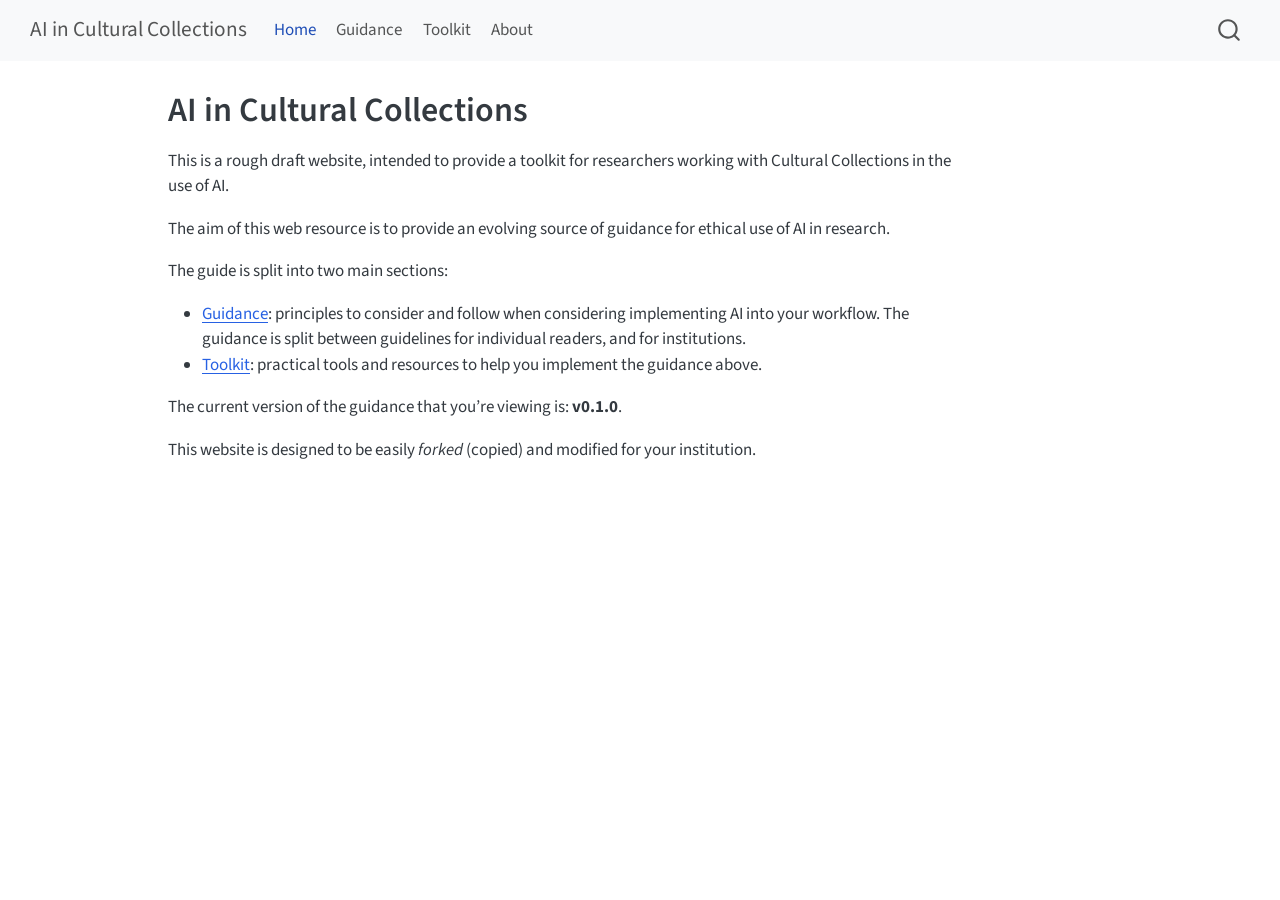
<file: index.html>
<!DOCTYPE html>
<html xmlns="http://www.w3.org/1999/xhtml" lang="en" xml:lang="en"><head>

<meta charset="utf-8">
<meta name="generator" content="quarto-1.9.37">

<meta name="viewport" content="width=device-width, initial-scale=1.0, user-scalable=yes">


<title>AI in Cultural Collections</title>
<style>
/* Default styles provided by pandoc.
** See https://pandoc.org/MANUAL.html#variables-for-html for config info.
*/
code{white-space: pre-wrap;}
span.smallcaps{font-variant: small-caps;}
div.columns{display: flex; gap: min(4vw, 1.5em);}
div.column{flex: auto; overflow-x: auto;}
div.hanging-indent{margin-left: 1.5em; text-indent: -1.5em;}
ul.task-list{list-style: none;}
ul.task-list li input[type="checkbox"] {
  width: 0.8em;
  margin: 0 0.8em 0.2em -1em; /* quarto-specific, see https://github.com/quarto-dev/quarto-cli/issues/4556 */ 
  vertical-align: middle;
}
</style>


<script src="site_libs/quarto-nav/quarto-nav.js"></script>
<script src="site_libs/quarto-nav/headroom.min.js"></script>
<script src="site_libs/clipboard/clipboard.min.js"></script>
<script src="site_libs/quarto-search/autocomplete.umd.js"></script>
<script src="site_libs/quarto-search/fuse.min.js"></script>
<script src="site_libs/quarto-search/quarto-search.js"></script>
<meta name="quarto:offset" content="./">
<script src="site_libs/quarto-html/quarto.js" type="module"></script>
<script src="site_libs/quarto-html/tabsets/tabsets.js" type="module"></script>
<script src="site_libs/quarto-html/popper.min.js"></script>
<script src="site_libs/quarto-html/tippy.umd.min.js"></script>
<script src="site_libs/quarto-html/anchor.min.js"></script>
<link href="site_libs/quarto-html/tippy.css" rel="stylesheet">
<link href="site_libs/quarto-html/quarto-syntax-highlighting-7f8f88aac4f3542376d5c11b86a4c14d.css" rel="stylesheet" id="quarto-text-highlighting-styles">
<script src="site_libs/bootstrap/bootstrap.min.js"></script>
<link href="site_libs/bootstrap/bootstrap-icons.css" rel="stylesheet">
<link href="site_libs/bootstrap/bootstrap-4897d45d2f75ed4f519693be625836c5.min.css" rel="stylesheet" append-hash="true" id="quarto-bootstrap" data-mode="light">
<script id="quarto-search-options" type="application/json">{
  "location": "navbar",
  "copy-button": false,
  "collapse-after": 3,
  "panel-placement": "end",
  "type": "overlay",
  "limit": 50,
  "keyboard-shortcut": [
    "f",
    "/",
    "s"
  ],
  "show-item-context": false,
  "language": {
    "search-no-results-text": "No results",
    "search-matching-documents-text": "matching documents",
    "search-copy-link-title": "Copy link to search",
    "search-hide-matches-text": "Hide additional matches",
    "search-more-match-text": "more match in this document",
    "search-more-matches-text": "more matches in this document",
    "search-clear-button-title": "Clear",
    "search-text-placeholder": "",
    "search-detached-cancel-button-title": "Cancel",
    "search-submit-button-title": "Submit",
    "search-label": "Search"
  }
}</script>


<link rel="stylesheet" href="styles.css">
</head>

<body class="nav-fixed quarto-light">

<div id="quarto-search-results"></div>
  <header id="quarto-header" class="headroom fixed-top">
    <nav class="navbar navbar-expand-lg " data-bs-theme="dark">
      <div class="navbar-container container-fluid">
      <div class="navbar-brand-container mx-auto">
    <a class="navbar-brand" href="./index.html">
    <span class="navbar-title">AI in Cultural Collections</span>
    </a>
  </div>
            <div id="quarto-search" class="" title="Search"></div>
          <button class="navbar-toggler" type="button" data-bs-toggle="collapse" data-bs-target="#navbarCollapse" aria-controls="navbarCollapse" role="menu" aria-expanded="false" aria-label="Toggle navigation" onclick="if (window.quartoToggleHeadroom) { window.quartoToggleHeadroom(); }">
  <span class="navbar-toggler-icon"></span>
</button>
          <div class="collapse navbar-collapse" id="navbarCollapse">
            <ul class="navbar-nav navbar-nav-scroll me-auto">
  <li class="nav-item">
    <a class="nav-link active" href="./index.html" aria-current="page"> 
<span class="menu-text">Home</span></a>
  </li>  
  <li class="nav-item">
    <a class="nav-link" href="./guidance/index.html"> 
<span class="menu-text">Guidance</span></a>
  </li>  
  <li class="nav-item">
    <a class="nav-link" href="./tools/index.html"> 
<span class="menu-text">Toolkit</span></a>
  </li>  
  <li class="nav-item">
    <a class="nav-link" href="./about.html"> 
<span class="menu-text">About</span></a>
  </li>  
</ul>
          </div> <!-- /navcollapse -->
            <div class="quarto-navbar-tools">
</div>
      </div> <!-- /container-fluid -->
    </nav>
</header>
<!-- content -->
<div id="quarto-content" class="quarto-container page-columns page-rows-contents page-layout-article page-navbar">
<!-- sidebar -->
<!-- margin-sidebar -->
    <div id="quarto-margin-sidebar" class="sidebar margin-sidebar zindex-bottom">
        
    </div>
<!-- main -->
<main class="content" id="quarto-document-content">

<header id="title-block-header" class="quarto-title-block default">
<div class="quarto-title">
<h1 class="title">AI in Cultural Collections</h1>
</div>



<div class="quarto-title-meta">

    
  
    
  </div>
  


</header>


<p>This is a rough draft website, intended to provide a toolkit for researchers working with Cultural Collections in the use of AI.</p>
<p>The aim of this web resource is to provide an evolving source of guidance for ethical use of AI in research.</p>
<p>The guide is split into two main sections:</p>
<ul>
<li><a href="./guidance/index.html">Guidance</a>: principles to consider and follow when considering implementing AI into your workflow. The guidance is split between guidelines for individual readers, and for institutions.</li>
<li><a href="./tools/index.html">Toolkit</a>: practical tools and resources to help you implement the guidance above.</li>
</ul>
<p>The current version of the guidance that you’re viewing is: <strong>v0.1.0</strong>.</p>
<p>This website is designed to be easily <em>forked</em> (copied) and modified for your institution.</p>



</main> <!-- /main -->
<script id="quarto-html-after-body" type="application/javascript">
  window.document.addEventListener("DOMContentLoaded", function (event) {
    const icon = "";
    const anchorJS = new window.AnchorJS();
    anchorJS.options = {
      placement: 'right',
      icon: icon
    };
    anchorJS.add('.anchored');
    const isCodeAnnotation = (el) => {
      for (const clz of el.classList) {
        if (clz.startsWith('code-annotation-')) {                     
          return true;
        }
      }
      return false;
    }
    const onCopySuccess = function(e) {
      // button target
      const button = e.trigger;
      // don't keep focus
      button.blur();
      // flash "checked"
      button.classList.add('code-copy-button-checked');
      var currentTitle = button.getAttribute("title");
      button.setAttribute("title", "Copied!");
      let tooltip;
      if (window.bootstrap) {
        button.setAttribute("data-bs-toggle", "tooltip");
        button.setAttribute("data-bs-placement", "left");
        button.setAttribute("data-bs-title", "Copied!");
        tooltip = new bootstrap.Tooltip(button, 
          { trigger: "manual", 
            customClass: "code-copy-button-tooltip",
            offset: [0, -8]});
        tooltip.show();    
      }
      setTimeout(function() {
        if (tooltip) {
          tooltip.hide();
          button.removeAttribute("data-bs-title");
          button.removeAttribute("data-bs-toggle");
          button.removeAttribute("data-bs-placement");
        }
        button.setAttribute("title", currentTitle);
        button.classList.remove('code-copy-button-checked');
      }, 1000);
      // clear code selection
      e.clearSelection();
    }
    const getTextToCopy = function(trigger) {
      const outerScaffold = trigger.parentElement.cloneNode(true);
      const codeEl = outerScaffold.querySelector('code');
      for (const childEl of codeEl.children) {
        if (isCodeAnnotation(childEl)) {
          childEl.remove();
        }
      }
      return codeEl.innerText;
    }
    const clipboard = new window.ClipboardJS('.code-copy-button:not([data-in-quarto-modal])', {
      text: getTextToCopy
    });
    clipboard.on('success', onCopySuccess);
    if (window.document.getElementById('quarto-embedded-source-code-modal')) {
      const clipboardModal = new window.ClipboardJS('.code-copy-button[data-in-quarto-modal]', {
        text: getTextToCopy,
        container: window.document.getElementById('quarto-embedded-source-code-modal')
      });
      clipboardModal.on('success', onCopySuccess);
    }
      var localhostRegex = new RegExp(/^(?:http|https):\/\/localhost\:?[0-9]*\//);
      var mailtoRegex = new RegExp(/^mailto:/);
        var filterRegex = new RegExp("https:\/\/murphyqm\.github\.io\/cultural-collections-guidance");
      var isInternal = (href) => {
          return filterRegex.test(href) || localhostRegex.test(href) || mailtoRegex.test(href);
      }
      // Inspect non-navigation links and adorn them if external
     var links = window.document.querySelectorAll('a[href]:not(.nav-link):not(.navbar-brand):not(.toc-action):not(.sidebar-link):not(.sidebar-item-toggle):not(.pagination-link):not(.no-external):not([aria-hidden]):not(.dropdown-item):not(.quarto-navigation-tool):not(.about-link)');
      for (var i=0; i<links.length; i++) {
        const link = links[i];
        if (!isInternal(link.href)) {
          // undo the damage that might have been done by quarto-nav.js in the case of
          // links that we want to consider external
          if (link.dataset.originalHref !== undefined) {
            link.href = link.dataset.originalHref;
          }
        }
      }
    function tippyHover(el, contentFn, onTriggerFn, onUntriggerFn) {
      const config = {
        allowHTML: true,
        maxWidth: 500,
        delay: 100,
        arrow: false,
        appendTo: function(el) {
            return el.parentElement;
        },
        interactive: true,
        interactiveBorder: 10,
        theme: 'quarto',
        placement: 'bottom-start',
      };
      if (contentFn) {
        config.content = contentFn;
      }
      if (onTriggerFn) {
        config.onTrigger = onTriggerFn;
      }
      if (onUntriggerFn) {
        config.onUntrigger = onUntriggerFn;
      }
      window.tippy(el, config); 
    }
    const noterefs = window.document.querySelectorAll('a[role="doc-noteref"]');
    for (var i=0; i<noterefs.length; i++) {
      const ref = noterefs[i];
      tippyHover(ref, function() {
        // use id or data attribute instead here
        let href = ref.getAttribute('data-footnote-href') || ref.getAttribute('href');
        try { href = new URL(href).hash; } catch {}
        const id = href.replace(/^#\/?/, "");
        const note = window.document.getElementById(id);
        if (note) {
          return note.innerHTML;
        } else {
          return "";
        }
      });
    }
    const xrefs = window.document.querySelectorAll('a.quarto-xref');
    const processXRef = (id, note) => {
      // Strip column container classes
      const stripColumnClz = (el) => {
        el.classList.remove("page-full", "page-columns");
        if (el.children) {
          for (const child of el.children) {
            stripColumnClz(child);
          }
        }
      }
      stripColumnClz(note)
      if (id === null || id.startsWith('sec-')) {
        // Special case sections, only their first couple elements
        const container = document.createElement("div");
        if (note.children && note.children.length > 2) {
          container.appendChild(note.children[0].cloneNode(true));
          for (let i = 1; i < note.children.length; i++) {
            const child = note.children[i];
            if (child.tagName === "P" && child.innerText === "") {
              continue;
            } else {
              container.appendChild(child.cloneNode(true));
              break;
            }
          }
          if (window.Quarto?.typesetMath) {
            window.Quarto.typesetMath(container);
          }
          return container.innerHTML
        } else {
          if (window.Quarto?.typesetMath) {
            window.Quarto.typesetMath(note);
          }
          return note.innerHTML;
        }
      } else {
        // Remove any anchor links if they are present
        const anchorLink = note.querySelector('a.anchorjs-link');
        if (anchorLink) {
          anchorLink.remove();
        }
        if (window.Quarto?.typesetMath) {
          window.Quarto.typesetMath(note);
        }
        if (note.classList.contains("callout")) {
          return note.outerHTML;
        } else {
          return note.innerHTML;
        }
      }
    }
    for (var i=0; i<xrefs.length; i++) {
      const xref = xrefs[i];
      tippyHover(xref, undefined, function(instance) {
        instance.disable();
        let url = xref.getAttribute('href');
        let hash = undefined; 
        if (url.startsWith('#')) {
          hash = url;
        } else {
          try { hash = new URL(url).hash; } catch {}
        }
        if (hash) {
          const id = hash.replace(/^#\/?/, "");
          const note = window.document.getElementById(id);
          if (note !== null) {
            try {
              const html = processXRef(id, note.cloneNode(true));
              instance.setContent(html);
            } finally {
              instance.enable();
              instance.show();
            }
          } else {
            // See if we can fetch this
            fetch(url.split('#')[0])
            .then(res => res.text())
            .then(html => {
              const parser = new DOMParser();
              const htmlDoc = parser.parseFromString(html, "text/html");
              const note = htmlDoc.getElementById(id);
              if (note !== null) {
                const html = processXRef(id, note);
                instance.setContent(html);
              } 
            }).finally(() => {
              instance.enable();
              instance.show();
            });
          }
        } else {
          // See if we can fetch a full url (with no hash to target)
          // This is a special case and we should probably do some content thinning / targeting
          fetch(url)
          .then(res => res.text())
          .then(html => {
            const parser = new DOMParser();
            const htmlDoc = parser.parseFromString(html, "text/html");
            const note = htmlDoc.querySelector('main.content');
            if (note !== null) {
              // This should only happen for chapter cross references
              // (since there is no id in the URL)
              // remove the first header
              if (note.children.length > 0 && note.children[0].tagName === "HEADER") {
                note.children[0].remove();
              }
              const html = processXRef(null, note);
              instance.setContent(html);
            } 
          }).finally(() => {
            instance.enable();
            instance.show();
          });
        }
      }, function(instance) {
      });
    }
        let selectedAnnoteEl;
        const selectorForAnnotation = ( cell, annotation) => {
          let cellAttr = 'data-code-cell="' + cell + '"';
          let lineAttr = 'data-code-annotation="' +  annotation + '"';
          const selector = 'span[' + cellAttr + '][' + lineAttr + ']';
          return selector;
        }
        const selectCodeLines = (annoteEl) => {
          const doc = window.document;
          const targetCell = annoteEl.getAttribute("data-target-cell");
          const targetAnnotation = annoteEl.getAttribute("data-target-annotation");
          const annoteSpan = window.document.querySelector(selectorForAnnotation(targetCell, targetAnnotation));
          const lines = annoteSpan.getAttribute("data-code-lines").split(",");
          const lineIds = lines.map((line) => {
            return targetCell + "-" + line;
          })
          let top = null;
          let height = null;
          let parent = null;
          if (lineIds.length > 0) {
              //compute the position of the single el (top and bottom and make a div)
              const el = window.document.getElementById(lineIds[0]);
              top = el.offsetTop;
              height = el.offsetHeight;
              parent = el.parentElement.parentElement;
            if (lineIds.length > 1) {
              const lastEl = window.document.getElementById(lineIds[lineIds.length - 1]);
              const bottom = lastEl.offsetTop + lastEl.offsetHeight;
              height = bottom - top;
            }
            if (top !== null && height !== null && parent !== null) {
              // cook up a div (if necessary) and position it 
              let div = window.document.getElementById("code-annotation-line-highlight");
              if (div === null) {
                div = window.document.createElement("div");
                div.setAttribute("id", "code-annotation-line-highlight");
                div.style.position = 'absolute';
                parent.appendChild(div);
              }
              div.style.top = top - 2 + "px";
              div.style.height = height + 4 + "px";
              div.style.left = 0;
              let gutterDiv = window.document.getElementById("code-annotation-line-highlight-gutter");
              if (gutterDiv === null) {
                gutterDiv = window.document.createElement("div");
                gutterDiv.setAttribute("id", "code-annotation-line-highlight-gutter");
                gutterDiv.style.position = 'absolute';
                const codeCell = window.document.getElementById(targetCell);
                const gutter = codeCell.querySelector('.code-annotation-gutter');
                gutter.appendChild(gutterDiv);
              }
              gutterDiv.style.top = top - 2 + "px";
              gutterDiv.style.height = height + 4 + "px";
            }
            selectedAnnoteEl = annoteEl;
          }
        };
        const unselectCodeLines = () => {
          const elementsIds = ["code-annotation-line-highlight", "code-annotation-line-highlight-gutter"];
          elementsIds.forEach((elId) => {
            const div = window.document.getElementById(elId);
            if (div) {
              div.remove();
            }
          });
          selectedAnnoteEl = undefined;
        };
          // Handle positioning of the toggle
      window.addEventListener(
        "resize",
        throttle(() => {
          elRect = undefined;
          if (selectedAnnoteEl) {
            selectCodeLines(selectedAnnoteEl);
          }
        }, 10)
      );
      function throttle(fn, ms) {
      let throttle = false;
      let timer;
        return (...args) => {
          if(!throttle) { // first call gets through
              fn.apply(this, args);
              throttle = true;
          } else { // all the others get throttled
              if(timer) clearTimeout(timer); // cancel #2
              timer = setTimeout(() => {
                fn.apply(this, args);
                timer = throttle = false;
              }, ms);
          }
        };
      }
        // Attach click handler to the DT
        const annoteDls = window.document.querySelectorAll('dt[data-target-cell]');
        for (const annoteDlNode of annoteDls) {
          annoteDlNode.addEventListener('click', (event) => {
            const clickedEl = event.target;
            if (clickedEl !== selectedAnnoteEl) {
              unselectCodeLines();
              const activeEl = window.document.querySelector('dt[data-target-cell].code-annotation-active');
              if (activeEl) {
                activeEl.classList.remove('code-annotation-active');
              }
              selectCodeLines(clickedEl);
              clickedEl.classList.add('code-annotation-active');
            } else {
              // Unselect the line
              unselectCodeLines();
              clickedEl.classList.remove('code-annotation-active');
            }
          });
        }
    const findCites = (el) => {
      const parentEl = el.parentElement;
      if (parentEl) {
        const cites = parentEl.dataset.cites;
        if (cites) {
          return {
            el,
            cites: cites.split(' ')
          };
        } else {
          return findCites(el.parentElement)
        }
      } else {
        return undefined;
      }
    };
    var bibliorefs = window.document.querySelectorAll('a[role="doc-biblioref"]');
    for (var i=0; i<bibliorefs.length; i++) {
      const ref = bibliorefs[i];
      const citeInfo = findCites(ref);
      if (citeInfo) {
        tippyHover(citeInfo.el, function() {
          var popup = window.document.createElement('div');
          citeInfo.cites.forEach(function(cite) {
            var citeDiv = window.document.createElement('div');
            citeDiv.classList.add('hanging-indent');
            citeDiv.classList.add('csl-entry');
            var biblioDiv = window.document.getElementById('ref-' + cite);
            if (biblioDiv) {
              citeDiv.innerHTML = biblioDiv.innerHTML;
            }
            popup.appendChild(citeDiv);
          });
          return popup.innerHTML;
        });
      }
    }
  });
  </script>
</div> <!-- /content -->




</body></html>
</file>
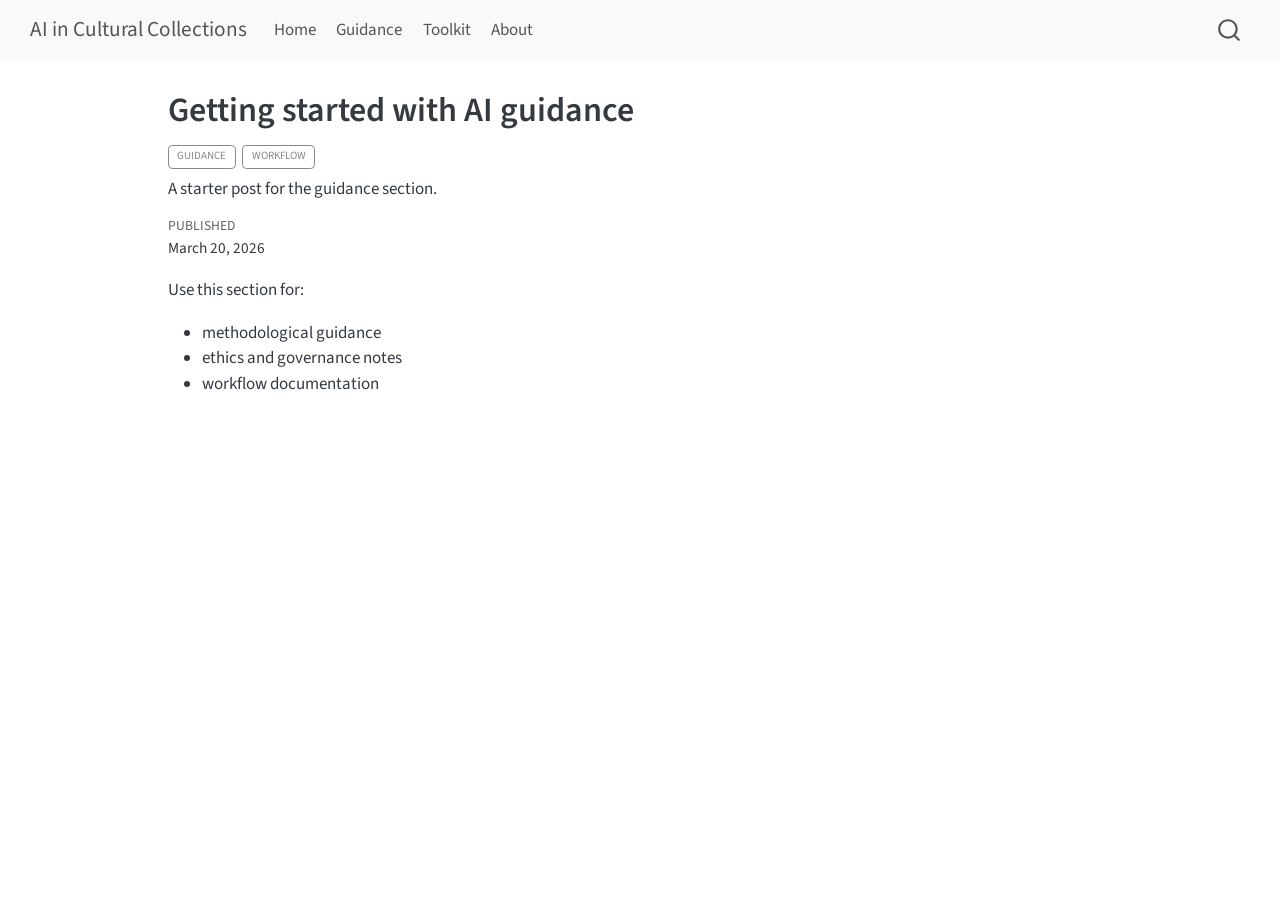
<file: guidance/posts/getting-started/index.html>
<!DOCTYPE html>
<html xmlns="http://www.w3.org/1999/xhtml" lang="en" xml:lang="en"><head>

<meta charset="utf-8">
<meta name="generator" content="quarto-1.9.37">

<meta name="viewport" content="width=device-width, initial-scale=1.0, user-scalable=yes">

<meta name="dcterms.date" content="2026-03-20">
<meta name="description" content="A starter post for the guidance section.">

<title>Getting started with AI guidance – AI in Cultural Collections</title>
<style>
/* Default styles provided by pandoc.
** See https://pandoc.org/MANUAL.html#variables-for-html for config info.
*/
code{white-space: pre-wrap;}
span.smallcaps{font-variant: small-caps;}
div.columns{display: flex; gap: min(4vw, 1.5em);}
div.column{flex: auto; overflow-x: auto;}
div.hanging-indent{margin-left: 1.5em; text-indent: -1.5em;}
ul.task-list{list-style: none;}
ul.task-list li input[type="checkbox"] {
  width: 0.8em;
  margin: 0 0.8em 0.2em -1em; /* quarto-specific, see https://github.com/quarto-dev/quarto-cli/issues/4556 */ 
  vertical-align: middle;
}
</style>


<script src="../../../site_libs/quarto-nav/quarto-nav.js"></script>
<script src="../../../site_libs/quarto-nav/headroom.min.js"></script>
<script src="../../../site_libs/clipboard/clipboard.min.js"></script>
<script src="../../../site_libs/quarto-search/autocomplete.umd.js"></script>
<script src="../../../site_libs/quarto-search/fuse.min.js"></script>
<script src="../../../site_libs/quarto-search/quarto-search.js"></script>
<meta name="quarto:offset" content="../../../">
<script src="../../../site_libs/quarto-html/quarto.js" type="module"></script>
<script src="../../../site_libs/quarto-html/tabsets/tabsets.js" type="module"></script>
<script src="../../../site_libs/quarto-html/popper.min.js"></script>
<script src="../../../site_libs/quarto-html/tippy.umd.min.js"></script>
<script src="../../../site_libs/quarto-html/anchor.min.js"></script>
<link href="../../../site_libs/quarto-html/tippy.css" rel="stylesheet">
<link href="../../../site_libs/quarto-html/quarto-syntax-highlighting-7f8f88aac4f3542376d5c11b86a4c14d.css" rel="stylesheet" id="quarto-text-highlighting-styles">
<script src="../../../site_libs/bootstrap/bootstrap.min.js"></script>
<link href="../../../site_libs/bootstrap/bootstrap-icons.css" rel="stylesheet">
<link href="../../../site_libs/bootstrap/bootstrap-4897d45d2f75ed4f519693be625836c5.min.css" rel="stylesheet" append-hash="true" id="quarto-bootstrap" data-mode="light">
<script id="quarto-search-options" type="application/json">{
  "location": "navbar",
  "copy-button": false,
  "collapse-after": 3,
  "panel-placement": "end",
  "type": "overlay",
  "limit": 50,
  "keyboard-shortcut": [
    "f",
    "/",
    "s"
  ],
  "show-item-context": false,
  "language": {
    "search-no-results-text": "No results",
    "search-matching-documents-text": "matching documents",
    "search-copy-link-title": "Copy link to search",
    "search-hide-matches-text": "Hide additional matches",
    "search-more-match-text": "more match in this document",
    "search-more-matches-text": "more matches in this document",
    "search-clear-button-title": "Clear",
    "search-text-placeholder": "",
    "search-detached-cancel-button-title": "Cancel",
    "search-submit-button-title": "Submit",
    "search-label": "Search"
  }
}</script>


<link rel="stylesheet" href="../../../styles.css">
</head>

<body class="nav-fixed quarto-light">

<div id="quarto-search-results"></div>
  <header id="quarto-header" class="headroom fixed-top">
    <nav class="navbar navbar-expand-lg " data-bs-theme="dark">
      <div class="navbar-container container-fluid">
      <div class="navbar-brand-container mx-auto">
    <a class="navbar-brand" href="../../../index.html">
    <span class="navbar-title">AI in Cultural Collections</span>
    </a>
  </div>
            <div id="quarto-search" class="" title="Search"></div>
          <button class="navbar-toggler" type="button" data-bs-toggle="collapse" data-bs-target="#navbarCollapse" aria-controls="navbarCollapse" role="menu" aria-expanded="false" aria-label="Toggle navigation" onclick="if (window.quartoToggleHeadroom) { window.quartoToggleHeadroom(); }">
  <span class="navbar-toggler-icon"></span>
</button>
          <div class="collapse navbar-collapse" id="navbarCollapse">
            <ul class="navbar-nav navbar-nav-scroll me-auto">
  <li class="nav-item">
    <a class="nav-link" href="../../../index.html"> 
<span class="menu-text">Home</span></a>
  </li>  
  <li class="nav-item">
    <a class="nav-link" href="../../../guidance/index.html"> 
<span class="menu-text">Guidance</span></a>
  </li>  
  <li class="nav-item">
    <a class="nav-link" href="../../../tools/index.html"> 
<span class="menu-text">Toolkit</span></a>
  </li>  
  <li class="nav-item">
    <a class="nav-link" href="../../../about.html"> 
<span class="menu-text">About</span></a>
  </li>  
</ul>
          </div> <!-- /navcollapse -->
            <div class="quarto-navbar-tools">
</div>
      </div> <!-- /container-fluid -->
    </nav>
</header>
<!-- content -->
<div id="quarto-content" class="quarto-container page-columns page-rows-contents page-layout-article page-navbar">
<!-- sidebar -->
<!-- margin-sidebar -->
    <div id="quarto-margin-sidebar" class="sidebar margin-sidebar zindex-bottom">
        
    </div>
<!-- main -->
<main class="content" id="quarto-document-content">

<header id="title-block-header" class="quarto-title-block default">
<div class="quarto-title">
<h1 class="title">Getting started with AI guidance</h1>
  <div class="quarto-categories">
    <div class="quarto-category">guidance</div>
    <div class="quarto-category">workflow</div>
  </div>
  </div>

<div>
  <div class="description">
    A starter post for the guidance section.
  </div>
</div>


<div class="quarto-title-meta">

    
    <div>
    <div class="quarto-title-meta-heading">Published</div>
    <div class="quarto-title-meta-contents">
      <p class="date">March 20, 2026</p>
    </div>
  </div>
  
    
  </div>
  


</header>


<p>Use this section for:</p>
<ul>
<li>methodological guidance</li>
<li>ethics and governance notes</li>
<li>workflow documentation</li>
</ul>



</main> <!-- /main -->
<script id="quarto-html-after-body" type="application/javascript">
  window.document.addEventListener("DOMContentLoaded", function (event) {
    const icon = "";
    const anchorJS = new window.AnchorJS();
    anchorJS.options = {
      placement: 'right',
      icon: icon
    };
    anchorJS.add('.anchored');
    const isCodeAnnotation = (el) => {
      for (const clz of el.classList) {
        if (clz.startsWith('code-annotation-')) {                     
          return true;
        }
      }
      return false;
    }
    const onCopySuccess = function(e) {
      // button target
      const button = e.trigger;
      // don't keep focus
      button.blur();
      // flash "checked"
      button.classList.add('code-copy-button-checked');
      var currentTitle = button.getAttribute("title");
      button.setAttribute("title", "Copied!");
      let tooltip;
      if (window.bootstrap) {
        button.setAttribute("data-bs-toggle", "tooltip");
        button.setAttribute("data-bs-placement", "left");
        button.setAttribute("data-bs-title", "Copied!");
        tooltip = new bootstrap.Tooltip(button, 
          { trigger: "manual", 
            customClass: "code-copy-button-tooltip",
            offset: [0, -8]});
        tooltip.show();    
      }
      setTimeout(function() {
        if (tooltip) {
          tooltip.hide();
          button.removeAttribute("data-bs-title");
          button.removeAttribute("data-bs-toggle");
          button.removeAttribute("data-bs-placement");
        }
        button.setAttribute("title", currentTitle);
        button.classList.remove('code-copy-button-checked');
      }, 1000);
      // clear code selection
      e.clearSelection();
    }
    const getTextToCopy = function(trigger) {
      const outerScaffold = trigger.parentElement.cloneNode(true);
      const codeEl = outerScaffold.querySelector('code');
      for (const childEl of codeEl.children) {
        if (isCodeAnnotation(childEl)) {
          childEl.remove();
        }
      }
      return codeEl.innerText;
    }
    const clipboard = new window.ClipboardJS('.code-copy-button:not([data-in-quarto-modal])', {
      text: getTextToCopy
    });
    clipboard.on('success', onCopySuccess);
    if (window.document.getElementById('quarto-embedded-source-code-modal')) {
      const clipboardModal = new window.ClipboardJS('.code-copy-button[data-in-quarto-modal]', {
        text: getTextToCopy,
        container: window.document.getElementById('quarto-embedded-source-code-modal')
      });
      clipboardModal.on('success', onCopySuccess);
    }
      var localhostRegex = new RegExp(/^(?:http|https):\/\/localhost\:?[0-9]*\//);
      var mailtoRegex = new RegExp(/^mailto:/);
        var filterRegex = new RegExp("https:\/\/murphyqm\.github\.io\/cultural-collections-guidance");
      var isInternal = (href) => {
          return filterRegex.test(href) || localhostRegex.test(href) || mailtoRegex.test(href);
      }
      // Inspect non-navigation links and adorn them if external
     var links = window.document.querySelectorAll('a[href]:not(.nav-link):not(.navbar-brand):not(.toc-action):not(.sidebar-link):not(.sidebar-item-toggle):not(.pagination-link):not(.no-external):not([aria-hidden]):not(.dropdown-item):not(.quarto-navigation-tool):not(.about-link)');
      for (var i=0; i<links.length; i++) {
        const link = links[i];
        if (!isInternal(link.href)) {
          // undo the damage that might have been done by quarto-nav.js in the case of
          // links that we want to consider external
          if (link.dataset.originalHref !== undefined) {
            link.href = link.dataset.originalHref;
          }
        }
      }
    function tippyHover(el, contentFn, onTriggerFn, onUntriggerFn) {
      const config = {
        allowHTML: true,
        maxWidth: 500,
        delay: 100,
        arrow: false,
        appendTo: function(el) {
            return el.parentElement;
        },
        interactive: true,
        interactiveBorder: 10,
        theme: 'quarto',
        placement: 'bottom-start',
      };
      if (contentFn) {
        config.content = contentFn;
      }
      if (onTriggerFn) {
        config.onTrigger = onTriggerFn;
      }
      if (onUntriggerFn) {
        config.onUntrigger = onUntriggerFn;
      }
      window.tippy(el, config); 
    }
    const noterefs = window.document.querySelectorAll('a[role="doc-noteref"]');
    for (var i=0; i<noterefs.length; i++) {
      const ref = noterefs[i];
      tippyHover(ref, function() {
        // use id or data attribute instead here
        let href = ref.getAttribute('data-footnote-href') || ref.getAttribute('href');
        try { href = new URL(href).hash; } catch {}
        const id = href.replace(/^#\/?/, "");
        const note = window.document.getElementById(id);
        if (note) {
          return note.innerHTML;
        } else {
          return "";
        }
      });
    }
    const xrefs = window.document.querySelectorAll('a.quarto-xref');
    const processXRef = (id, note) => {
      // Strip column container classes
      const stripColumnClz = (el) => {
        el.classList.remove("page-full", "page-columns");
        if (el.children) {
          for (const child of el.children) {
            stripColumnClz(child);
          }
        }
      }
      stripColumnClz(note)
      if (id === null || id.startsWith('sec-')) {
        // Special case sections, only their first couple elements
        const container = document.createElement("div");
        if (note.children && note.children.length > 2) {
          container.appendChild(note.children[0].cloneNode(true));
          for (let i = 1; i < note.children.length; i++) {
            const child = note.children[i];
            if (child.tagName === "P" && child.innerText === "") {
              continue;
            } else {
              container.appendChild(child.cloneNode(true));
              break;
            }
          }
          if (window.Quarto?.typesetMath) {
            window.Quarto.typesetMath(container);
          }
          return container.innerHTML
        } else {
          if (window.Quarto?.typesetMath) {
            window.Quarto.typesetMath(note);
          }
          return note.innerHTML;
        }
      } else {
        // Remove any anchor links if they are present
        const anchorLink = note.querySelector('a.anchorjs-link');
        if (anchorLink) {
          anchorLink.remove();
        }
        if (window.Quarto?.typesetMath) {
          window.Quarto.typesetMath(note);
        }
        if (note.classList.contains("callout")) {
          return note.outerHTML;
        } else {
          return note.innerHTML;
        }
      }
    }
    for (var i=0; i<xrefs.length; i++) {
      const xref = xrefs[i];
      tippyHover(xref, undefined, function(instance) {
        instance.disable();
        let url = xref.getAttribute('href');
        let hash = undefined; 
        if (url.startsWith('#')) {
          hash = url;
        } else {
          try { hash = new URL(url).hash; } catch {}
        }
        if (hash) {
          const id = hash.replace(/^#\/?/, "");
          const note = window.document.getElementById(id);
          if (note !== null) {
            try {
              const html = processXRef(id, note.cloneNode(true));
              instance.setContent(html);
            } finally {
              instance.enable();
              instance.show();
            }
          } else {
            // See if we can fetch this
            fetch(url.split('#')[0])
            .then(res => res.text())
            .then(html => {
              const parser = new DOMParser();
              const htmlDoc = parser.parseFromString(html, "text/html");
              const note = htmlDoc.getElementById(id);
              if (note !== null) {
                const html = processXRef(id, note);
                instance.setContent(html);
              } 
            }).finally(() => {
              instance.enable();
              instance.show();
            });
          }
        } else {
          // See if we can fetch a full url (with no hash to target)
          // This is a special case and we should probably do some content thinning / targeting
          fetch(url)
          .then(res => res.text())
          .then(html => {
            const parser = new DOMParser();
            const htmlDoc = parser.parseFromString(html, "text/html");
            const note = htmlDoc.querySelector('main.content');
            if (note !== null) {
              // This should only happen for chapter cross references
              // (since there is no id in the URL)
              // remove the first header
              if (note.children.length > 0 && note.children[0].tagName === "HEADER") {
                note.children[0].remove();
              }
              const html = processXRef(null, note);
              instance.setContent(html);
            } 
          }).finally(() => {
            instance.enable();
            instance.show();
          });
        }
      }, function(instance) {
      });
    }
        let selectedAnnoteEl;
        const selectorForAnnotation = ( cell, annotation) => {
          let cellAttr = 'data-code-cell="' + cell + '"';
          let lineAttr = 'data-code-annotation="' +  annotation + '"';
          const selector = 'span[' + cellAttr + '][' + lineAttr + ']';
          return selector;
        }
        const selectCodeLines = (annoteEl) => {
          const doc = window.document;
          const targetCell = annoteEl.getAttribute("data-target-cell");
          const targetAnnotation = annoteEl.getAttribute("data-target-annotation");
          const annoteSpan = window.document.querySelector(selectorForAnnotation(targetCell, targetAnnotation));
          const lines = annoteSpan.getAttribute("data-code-lines").split(",");
          const lineIds = lines.map((line) => {
            return targetCell + "-" + line;
          })
          let top = null;
          let height = null;
          let parent = null;
          if (lineIds.length > 0) {
              //compute the position of the single el (top and bottom and make a div)
              const el = window.document.getElementById(lineIds[0]);
              top = el.offsetTop;
              height = el.offsetHeight;
              parent = el.parentElement.parentElement;
            if (lineIds.length > 1) {
              const lastEl = window.document.getElementById(lineIds[lineIds.length - 1]);
              const bottom = lastEl.offsetTop + lastEl.offsetHeight;
              height = bottom - top;
            }
            if (top !== null && height !== null && parent !== null) {
              // cook up a div (if necessary) and position it 
              let div = window.document.getElementById("code-annotation-line-highlight");
              if (div === null) {
                div = window.document.createElement("div");
                div.setAttribute("id", "code-annotation-line-highlight");
                div.style.position = 'absolute';
                parent.appendChild(div);
              }
              div.style.top = top - 2 + "px";
              div.style.height = height + 4 + "px";
              div.style.left = 0;
              let gutterDiv = window.document.getElementById("code-annotation-line-highlight-gutter");
              if (gutterDiv === null) {
                gutterDiv = window.document.createElement("div");
                gutterDiv.setAttribute("id", "code-annotation-line-highlight-gutter");
                gutterDiv.style.position = 'absolute';
                const codeCell = window.document.getElementById(targetCell);
                const gutter = codeCell.querySelector('.code-annotation-gutter');
                gutter.appendChild(gutterDiv);
              }
              gutterDiv.style.top = top - 2 + "px";
              gutterDiv.style.height = height + 4 + "px";
            }
            selectedAnnoteEl = annoteEl;
          }
        };
        const unselectCodeLines = () => {
          const elementsIds = ["code-annotation-line-highlight", "code-annotation-line-highlight-gutter"];
          elementsIds.forEach((elId) => {
            const div = window.document.getElementById(elId);
            if (div) {
              div.remove();
            }
          });
          selectedAnnoteEl = undefined;
        };
          // Handle positioning of the toggle
      window.addEventListener(
        "resize",
        throttle(() => {
          elRect = undefined;
          if (selectedAnnoteEl) {
            selectCodeLines(selectedAnnoteEl);
          }
        }, 10)
      );
      function throttle(fn, ms) {
      let throttle = false;
      let timer;
        return (...args) => {
          if(!throttle) { // first call gets through
              fn.apply(this, args);
              throttle = true;
          } else { // all the others get throttled
              if(timer) clearTimeout(timer); // cancel #2
              timer = setTimeout(() => {
                fn.apply(this, args);
                timer = throttle = false;
              }, ms);
          }
        };
      }
        // Attach click handler to the DT
        const annoteDls = window.document.querySelectorAll('dt[data-target-cell]');
        for (const annoteDlNode of annoteDls) {
          annoteDlNode.addEventListener('click', (event) => {
            const clickedEl = event.target;
            if (clickedEl !== selectedAnnoteEl) {
              unselectCodeLines();
              const activeEl = window.document.querySelector('dt[data-target-cell].code-annotation-active');
              if (activeEl) {
                activeEl.classList.remove('code-annotation-active');
              }
              selectCodeLines(clickedEl);
              clickedEl.classList.add('code-annotation-active');
            } else {
              // Unselect the line
              unselectCodeLines();
              clickedEl.classList.remove('code-annotation-active');
            }
          });
        }
    const findCites = (el) => {
      const parentEl = el.parentElement;
      if (parentEl) {
        const cites = parentEl.dataset.cites;
        if (cites) {
          return {
            el,
            cites: cites.split(' ')
          };
        } else {
          return findCites(el.parentElement)
        }
      } else {
        return undefined;
      }
    };
    var bibliorefs = window.document.querySelectorAll('a[role="doc-biblioref"]');
    for (var i=0; i<bibliorefs.length; i++) {
      const ref = bibliorefs[i];
      const citeInfo = findCites(ref);
      if (citeInfo) {
        tippyHover(citeInfo.el, function() {
          var popup = window.document.createElement('div');
          citeInfo.cites.forEach(function(cite) {
            var citeDiv = window.document.createElement('div');
            citeDiv.classList.add('hanging-indent');
            citeDiv.classList.add('csl-entry');
            var biblioDiv = window.document.getElementById('ref-' + cite);
            if (biblioDiv) {
              citeDiv.innerHTML = biblioDiv.innerHTML;
            }
            popup.appendChild(citeDiv);
          });
          return popup.innerHTML;
        });
      }
    }
  });
  </script>
</div> <!-- /content -->




</body></html>
</file>
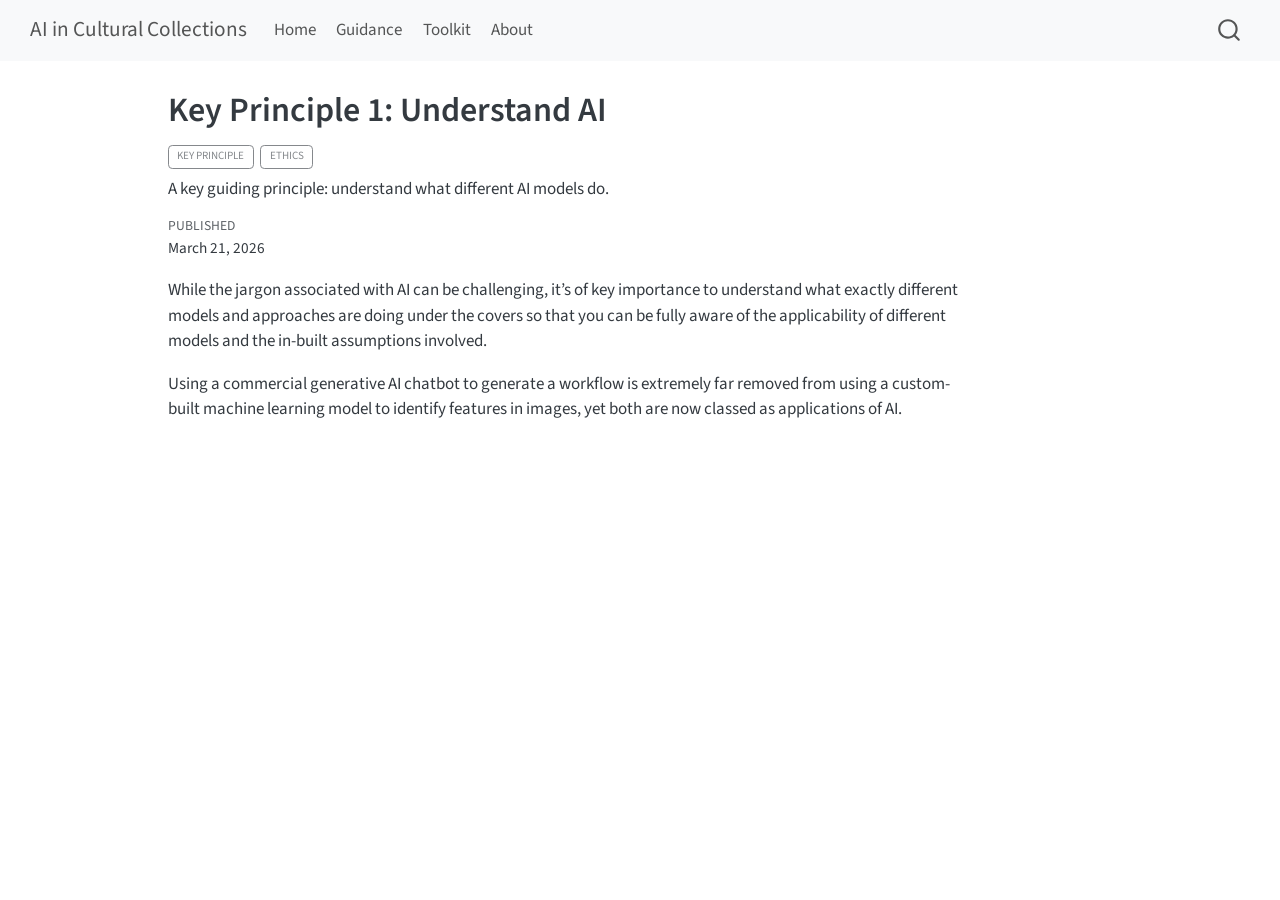
<file: guidance/posts/understand-AI/index.html>
<!DOCTYPE html>
<html xmlns="http://www.w3.org/1999/xhtml" lang="en" xml:lang="en"><head>

<meta charset="utf-8">
<meta name="generator" content="quarto-1.9.37">

<meta name="viewport" content="width=device-width, initial-scale=1.0, user-scalable=yes">

<meta name="dcterms.date" content="2026-03-21">
<meta name="description" content="A key guiding principle: understand what different AI models do.">

<title>Key Principle 1: Understand AI – AI in Cultural Collections</title>
<style>
/* Default styles provided by pandoc.
** See https://pandoc.org/MANUAL.html#variables-for-html for config info.
*/
code{white-space: pre-wrap;}
span.smallcaps{font-variant: small-caps;}
div.columns{display: flex; gap: min(4vw, 1.5em);}
div.column{flex: auto; overflow-x: auto;}
div.hanging-indent{margin-left: 1.5em; text-indent: -1.5em;}
ul.task-list{list-style: none;}
ul.task-list li input[type="checkbox"] {
  width: 0.8em;
  margin: 0 0.8em 0.2em -1em; /* quarto-specific, see https://github.com/quarto-dev/quarto-cli/issues/4556 */ 
  vertical-align: middle;
}
</style>


<script src="../../../site_libs/quarto-nav/quarto-nav.js"></script>
<script src="../../../site_libs/quarto-nav/headroom.min.js"></script>
<script src="../../../site_libs/clipboard/clipboard.min.js"></script>
<script src="../../../site_libs/quarto-search/autocomplete.umd.js"></script>
<script src="../../../site_libs/quarto-search/fuse.min.js"></script>
<script src="../../../site_libs/quarto-search/quarto-search.js"></script>
<meta name="quarto:offset" content="../../../">
<script src="../../../site_libs/quarto-html/quarto.js" type="module"></script>
<script src="../../../site_libs/quarto-html/tabsets/tabsets.js" type="module"></script>
<script src="../../../site_libs/quarto-html/popper.min.js"></script>
<script src="../../../site_libs/quarto-html/tippy.umd.min.js"></script>
<script src="../../../site_libs/quarto-html/anchor.min.js"></script>
<link href="../../../site_libs/quarto-html/tippy.css" rel="stylesheet">
<link href="../../../site_libs/quarto-html/quarto-syntax-highlighting-7f8f88aac4f3542376d5c11b86a4c14d.css" rel="stylesheet" id="quarto-text-highlighting-styles">
<script src="../../../site_libs/bootstrap/bootstrap.min.js"></script>
<link href="../../../site_libs/bootstrap/bootstrap-icons.css" rel="stylesheet">
<link href="../../../site_libs/bootstrap/bootstrap-4897d45d2f75ed4f519693be625836c5.min.css" rel="stylesheet" append-hash="true" id="quarto-bootstrap" data-mode="light">
<script id="quarto-search-options" type="application/json">{
  "location": "navbar",
  "copy-button": false,
  "collapse-after": 3,
  "panel-placement": "end",
  "type": "overlay",
  "limit": 50,
  "keyboard-shortcut": [
    "f",
    "/",
    "s"
  ],
  "show-item-context": false,
  "language": {
    "search-no-results-text": "No results",
    "search-matching-documents-text": "matching documents",
    "search-copy-link-title": "Copy link to search",
    "search-hide-matches-text": "Hide additional matches",
    "search-more-match-text": "more match in this document",
    "search-more-matches-text": "more matches in this document",
    "search-clear-button-title": "Clear",
    "search-text-placeholder": "",
    "search-detached-cancel-button-title": "Cancel",
    "search-submit-button-title": "Submit",
    "search-label": "Search"
  }
}</script>


<link rel="stylesheet" href="../../../styles.css">
</head>

<body class="nav-fixed quarto-light">

<div id="quarto-search-results"></div>
  <header id="quarto-header" class="headroom fixed-top">
    <nav class="navbar navbar-expand-lg " data-bs-theme="dark">
      <div class="navbar-container container-fluid">
      <div class="navbar-brand-container mx-auto">
    <a class="navbar-brand" href="../../../index.html">
    <span class="navbar-title">AI in Cultural Collections</span>
    </a>
  </div>
            <div id="quarto-search" class="" title="Search"></div>
          <button class="navbar-toggler" type="button" data-bs-toggle="collapse" data-bs-target="#navbarCollapse" aria-controls="navbarCollapse" role="menu" aria-expanded="false" aria-label="Toggle navigation" onclick="if (window.quartoToggleHeadroom) { window.quartoToggleHeadroom(); }">
  <span class="navbar-toggler-icon"></span>
</button>
          <div class="collapse navbar-collapse" id="navbarCollapse">
            <ul class="navbar-nav navbar-nav-scroll me-auto">
  <li class="nav-item">
    <a class="nav-link" href="../../../index.html"> 
<span class="menu-text">Home</span></a>
  </li>  
  <li class="nav-item">
    <a class="nav-link" href="../../../guidance/index.html"> 
<span class="menu-text">Guidance</span></a>
  </li>  
  <li class="nav-item">
    <a class="nav-link" href="../../../tools/index.html"> 
<span class="menu-text">Toolkit</span></a>
  </li>  
  <li class="nav-item">
    <a class="nav-link" href="../../../about.html"> 
<span class="menu-text">About</span></a>
  </li>  
</ul>
          </div> <!-- /navcollapse -->
            <div class="quarto-navbar-tools">
</div>
      </div> <!-- /container-fluid -->
    </nav>
</header>
<!-- content -->
<div id="quarto-content" class="quarto-container page-columns page-rows-contents page-layout-article page-navbar">
<!-- sidebar -->
<!-- margin-sidebar -->
    <div id="quarto-margin-sidebar" class="sidebar margin-sidebar zindex-bottom">
        
    </div>
<!-- main -->
<main class="content" id="quarto-document-content">

<header id="title-block-header" class="quarto-title-block default">
<div class="quarto-title">
<h1 class="title">Key Principle 1: Understand AI</h1>
  <div class="quarto-categories">
    <div class="quarto-category">key principle</div>
    <div class="quarto-category">ethics</div>
  </div>
  </div>

<div>
  <div class="description">
    A key guiding principle: understand what different AI models do.
  </div>
</div>


<div class="quarto-title-meta">

    
    <div>
    <div class="quarto-title-meta-heading">Published</div>
    <div class="quarto-title-meta-contents">
      <p class="date">March 21, 2026</p>
    </div>
  </div>
  
    
  </div>
  


</header>


<p>While the jargon associated with AI can be challenging, it’s of key importance to understand what exactly different models and approaches are doing under the covers so that you can be fully aware of the applicability of different models and the in-built assumptions involved.</p>
<p>Using a commercial generative AI chatbot to generate a workflow is extremely far removed from using a custom-built machine learning model to identify features in images, yet both are now classed as applications of AI.</p>



</main> <!-- /main -->
<script id="quarto-html-after-body" type="application/javascript">
  window.document.addEventListener("DOMContentLoaded", function (event) {
    const icon = "";
    const anchorJS = new window.AnchorJS();
    anchorJS.options = {
      placement: 'right',
      icon: icon
    };
    anchorJS.add('.anchored');
    const isCodeAnnotation = (el) => {
      for (const clz of el.classList) {
        if (clz.startsWith('code-annotation-')) {                     
          return true;
        }
      }
      return false;
    }
    const onCopySuccess = function(e) {
      // button target
      const button = e.trigger;
      // don't keep focus
      button.blur();
      // flash "checked"
      button.classList.add('code-copy-button-checked');
      var currentTitle = button.getAttribute("title");
      button.setAttribute("title", "Copied!");
      let tooltip;
      if (window.bootstrap) {
        button.setAttribute("data-bs-toggle", "tooltip");
        button.setAttribute("data-bs-placement", "left");
        button.setAttribute("data-bs-title", "Copied!");
        tooltip = new bootstrap.Tooltip(button, 
          { trigger: "manual", 
            customClass: "code-copy-button-tooltip",
            offset: [0, -8]});
        tooltip.show();    
      }
      setTimeout(function() {
        if (tooltip) {
          tooltip.hide();
          button.removeAttribute("data-bs-title");
          button.removeAttribute("data-bs-toggle");
          button.removeAttribute("data-bs-placement");
        }
        button.setAttribute("title", currentTitle);
        button.classList.remove('code-copy-button-checked');
      }, 1000);
      // clear code selection
      e.clearSelection();
    }
    const getTextToCopy = function(trigger) {
      const outerScaffold = trigger.parentElement.cloneNode(true);
      const codeEl = outerScaffold.querySelector('code');
      for (const childEl of codeEl.children) {
        if (isCodeAnnotation(childEl)) {
          childEl.remove();
        }
      }
      return codeEl.innerText;
    }
    const clipboard = new window.ClipboardJS('.code-copy-button:not([data-in-quarto-modal])', {
      text: getTextToCopy
    });
    clipboard.on('success', onCopySuccess);
    if (window.document.getElementById('quarto-embedded-source-code-modal')) {
      const clipboardModal = new window.ClipboardJS('.code-copy-button[data-in-quarto-modal]', {
        text: getTextToCopy,
        container: window.document.getElementById('quarto-embedded-source-code-modal')
      });
      clipboardModal.on('success', onCopySuccess);
    }
      var localhostRegex = new RegExp(/^(?:http|https):\/\/localhost\:?[0-9]*\//);
      var mailtoRegex = new RegExp(/^mailto:/);
        var filterRegex = new RegExp("https:\/\/murphyqm\.github\.io\/cultural-collections-guidance");
      var isInternal = (href) => {
          return filterRegex.test(href) || localhostRegex.test(href) || mailtoRegex.test(href);
      }
      // Inspect non-navigation links and adorn them if external
     var links = window.document.querySelectorAll('a[href]:not(.nav-link):not(.navbar-brand):not(.toc-action):not(.sidebar-link):not(.sidebar-item-toggle):not(.pagination-link):not(.no-external):not([aria-hidden]):not(.dropdown-item):not(.quarto-navigation-tool):not(.about-link)');
      for (var i=0; i<links.length; i++) {
        const link = links[i];
        if (!isInternal(link.href)) {
          // undo the damage that might have been done by quarto-nav.js in the case of
          // links that we want to consider external
          if (link.dataset.originalHref !== undefined) {
            link.href = link.dataset.originalHref;
          }
        }
      }
    function tippyHover(el, contentFn, onTriggerFn, onUntriggerFn) {
      const config = {
        allowHTML: true,
        maxWidth: 500,
        delay: 100,
        arrow: false,
        appendTo: function(el) {
            return el.parentElement;
        },
        interactive: true,
        interactiveBorder: 10,
        theme: 'quarto',
        placement: 'bottom-start',
      };
      if (contentFn) {
        config.content = contentFn;
      }
      if (onTriggerFn) {
        config.onTrigger = onTriggerFn;
      }
      if (onUntriggerFn) {
        config.onUntrigger = onUntriggerFn;
      }
      window.tippy(el, config); 
    }
    const noterefs = window.document.querySelectorAll('a[role="doc-noteref"]');
    for (var i=0; i<noterefs.length; i++) {
      const ref = noterefs[i];
      tippyHover(ref, function() {
        // use id or data attribute instead here
        let href = ref.getAttribute('data-footnote-href') || ref.getAttribute('href');
        try { href = new URL(href).hash; } catch {}
        const id = href.replace(/^#\/?/, "");
        const note = window.document.getElementById(id);
        if (note) {
          return note.innerHTML;
        } else {
          return "";
        }
      });
    }
    const xrefs = window.document.querySelectorAll('a.quarto-xref');
    const processXRef = (id, note) => {
      // Strip column container classes
      const stripColumnClz = (el) => {
        el.classList.remove("page-full", "page-columns");
        if (el.children) {
          for (const child of el.children) {
            stripColumnClz(child);
          }
        }
      }
      stripColumnClz(note)
      if (id === null || id.startsWith('sec-')) {
        // Special case sections, only their first couple elements
        const container = document.createElement("div");
        if (note.children && note.children.length > 2) {
          container.appendChild(note.children[0].cloneNode(true));
          for (let i = 1; i < note.children.length; i++) {
            const child = note.children[i];
            if (child.tagName === "P" && child.innerText === "") {
              continue;
            } else {
              container.appendChild(child.cloneNode(true));
              break;
            }
          }
          if (window.Quarto?.typesetMath) {
            window.Quarto.typesetMath(container);
          }
          return container.innerHTML
        } else {
          if (window.Quarto?.typesetMath) {
            window.Quarto.typesetMath(note);
          }
          return note.innerHTML;
        }
      } else {
        // Remove any anchor links if they are present
        const anchorLink = note.querySelector('a.anchorjs-link');
        if (anchorLink) {
          anchorLink.remove();
        }
        if (window.Quarto?.typesetMath) {
          window.Quarto.typesetMath(note);
        }
        if (note.classList.contains("callout")) {
          return note.outerHTML;
        } else {
          return note.innerHTML;
        }
      }
    }
    for (var i=0; i<xrefs.length; i++) {
      const xref = xrefs[i];
      tippyHover(xref, undefined, function(instance) {
        instance.disable();
        let url = xref.getAttribute('href');
        let hash = undefined; 
        if (url.startsWith('#')) {
          hash = url;
        } else {
          try { hash = new URL(url).hash; } catch {}
        }
        if (hash) {
          const id = hash.replace(/^#\/?/, "");
          const note = window.document.getElementById(id);
          if (note !== null) {
            try {
              const html = processXRef(id, note.cloneNode(true));
              instance.setContent(html);
            } finally {
              instance.enable();
              instance.show();
            }
          } else {
            // See if we can fetch this
            fetch(url.split('#')[0])
            .then(res => res.text())
            .then(html => {
              const parser = new DOMParser();
              const htmlDoc = parser.parseFromString(html, "text/html");
              const note = htmlDoc.getElementById(id);
              if (note !== null) {
                const html = processXRef(id, note);
                instance.setContent(html);
              } 
            }).finally(() => {
              instance.enable();
              instance.show();
            });
          }
        } else {
          // See if we can fetch a full url (with no hash to target)
          // This is a special case and we should probably do some content thinning / targeting
          fetch(url)
          .then(res => res.text())
          .then(html => {
            const parser = new DOMParser();
            const htmlDoc = parser.parseFromString(html, "text/html");
            const note = htmlDoc.querySelector('main.content');
            if (note !== null) {
              // This should only happen for chapter cross references
              // (since there is no id in the URL)
              // remove the first header
              if (note.children.length > 0 && note.children[0].tagName === "HEADER") {
                note.children[0].remove();
              }
              const html = processXRef(null, note);
              instance.setContent(html);
            } 
          }).finally(() => {
            instance.enable();
            instance.show();
          });
        }
      }, function(instance) {
      });
    }
        let selectedAnnoteEl;
        const selectorForAnnotation = ( cell, annotation) => {
          let cellAttr = 'data-code-cell="' + cell + '"';
          let lineAttr = 'data-code-annotation="' +  annotation + '"';
          const selector = 'span[' + cellAttr + '][' + lineAttr + ']';
          return selector;
        }
        const selectCodeLines = (annoteEl) => {
          const doc = window.document;
          const targetCell = annoteEl.getAttribute("data-target-cell");
          const targetAnnotation = annoteEl.getAttribute("data-target-annotation");
          const annoteSpan = window.document.querySelector(selectorForAnnotation(targetCell, targetAnnotation));
          const lines = annoteSpan.getAttribute("data-code-lines").split(",");
          const lineIds = lines.map((line) => {
            return targetCell + "-" + line;
          })
          let top = null;
          let height = null;
          let parent = null;
          if (lineIds.length > 0) {
              //compute the position of the single el (top and bottom and make a div)
              const el = window.document.getElementById(lineIds[0]);
              top = el.offsetTop;
              height = el.offsetHeight;
              parent = el.parentElement.parentElement;
            if (lineIds.length > 1) {
              const lastEl = window.document.getElementById(lineIds[lineIds.length - 1]);
              const bottom = lastEl.offsetTop + lastEl.offsetHeight;
              height = bottom - top;
            }
            if (top !== null && height !== null && parent !== null) {
              // cook up a div (if necessary) and position it 
              let div = window.document.getElementById("code-annotation-line-highlight");
              if (div === null) {
                div = window.document.createElement("div");
                div.setAttribute("id", "code-annotation-line-highlight");
                div.style.position = 'absolute';
                parent.appendChild(div);
              }
              div.style.top = top - 2 + "px";
              div.style.height = height + 4 + "px";
              div.style.left = 0;
              let gutterDiv = window.document.getElementById("code-annotation-line-highlight-gutter");
              if (gutterDiv === null) {
                gutterDiv = window.document.createElement("div");
                gutterDiv.setAttribute("id", "code-annotation-line-highlight-gutter");
                gutterDiv.style.position = 'absolute';
                const codeCell = window.document.getElementById(targetCell);
                const gutter = codeCell.querySelector('.code-annotation-gutter');
                gutter.appendChild(gutterDiv);
              }
              gutterDiv.style.top = top - 2 + "px";
              gutterDiv.style.height = height + 4 + "px";
            }
            selectedAnnoteEl = annoteEl;
          }
        };
        const unselectCodeLines = () => {
          const elementsIds = ["code-annotation-line-highlight", "code-annotation-line-highlight-gutter"];
          elementsIds.forEach((elId) => {
            const div = window.document.getElementById(elId);
            if (div) {
              div.remove();
            }
          });
          selectedAnnoteEl = undefined;
        };
          // Handle positioning of the toggle
      window.addEventListener(
        "resize",
        throttle(() => {
          elRect = undefined;
          if (selectedAnnoteEl) {
            selectCodeLines(selectedAnnoteEl);
          }
        }, 10)
      );
      function throttle(fn, ms) {
      let throttle = false;
      let timer;
        return (...args) => {
          if(!throttle) { // first call gets through
              fn.apply(this, args);
              throttle = true;
          } else { // all the others get throttled
              if(timer) clearTimeout(timer); // cancel #2
              timer = setTimeout(() => {
                fn.apply(this, args);
                timer = throttle = false;
              }, ms);
          }
        };
      }
        // Attach click handler to the DT
        const annoteDls = window.document.querySelectorAll('dt[data-target-cell]');
        for (const annoteDlNode of annoteDls) {
          annoteDlNode.addEventListener('click', (event) => {
            const clickedEl = event.target;
            if (clickedEl !== selectedAnnoteEl) {
              unselectCodeLines();
              const activeEl = window.document.querySelector('dt[data-target-cell].code-annotation-active');
              if (activeEl) {
                activeEl.classList.remove('code-annotation-active');
              }
              selectCodeLines(clickedEl);
              clickedEl.classList.add('code-annotation-active');
            } else {
              // Unselect the line
              unselectCodeLines();
              clickedEl.classList.remove('code-annotation-active');
            }
          });
        }
    const findCites = (el) => {
      const parentEl = el.parentElement;
      if (parentEl) {
        const cites = parentEl.dataset.cites;
        if (cites) {
          return {
            el,
            cites: cites.split(' ')
          };
        } else {
          return findCites(el.parentElement)
        }
      } else {
        return undefined;
      }
    };
    var bibliorefs = window.document.querySelectorAll('a[role="doc-biblioref"]');
    for (var i=0; i<bibliorefs.length; i++) {
      const ref = bibliorefs[i];
      const citeInfo = findCites(ref);
      if (citeInfo) {
        tippyHover(citeInfo.el, function() {
          var popup = window.document.createElement('div');
          citeInfo.cites.forEach(function(cite) {
            var citeDiv = window.document.createElement('div');
            citeDiv.classList.add('hanging-indent');
            citeDiv.classList.add('csl-entry');
            var biblioDiv = window.document.getElementById('ref-' + cite);
            if (biblioDiv) {
              citeDiv.innerHTML = biblioDiv.innerHTML;
            }
            popup.appendChild(citeDiv);
          });
          return popup.innerHTML;
        });
      }
    }
  });
  </script>
</div> <!-- /content -->




</body></html>
</file>
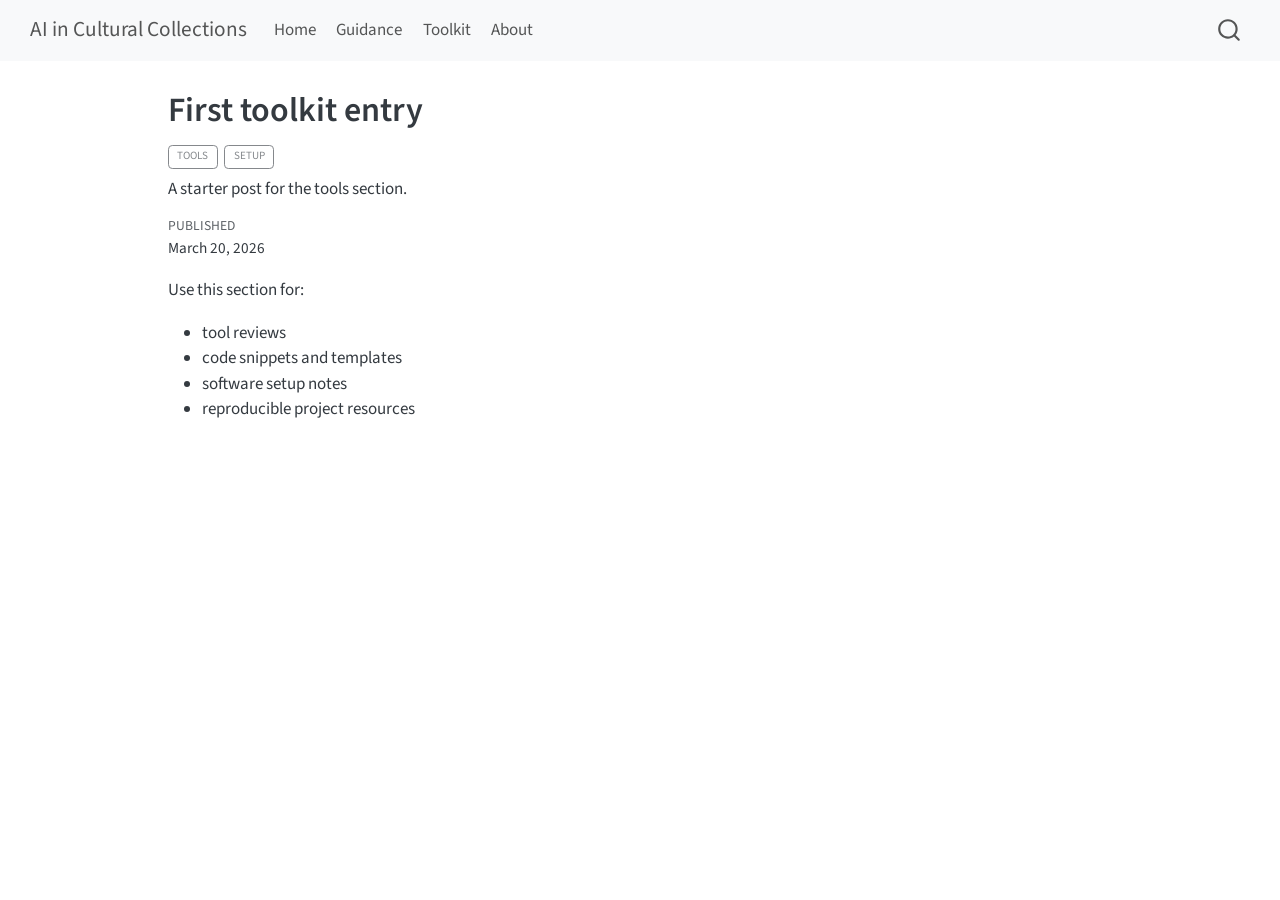
<file: tools/posts/first-toolkit-entry/index.html>
<!DOCTYPE html>
<html xmlns="http://www.w3.org/1999/xhtml" lang="en" xml:lang="en"><head>

<meta charset="utf-8">
<meta name="generator" content="quarto-1.9.37">

<meta name="viewport" content="width=device-width, initial-scale=1.0, user-scalable=yes">

<meta name="dcterms.date" content="2026-03-20">
<meta name="description" content="A starter post for the tools section.">

<title>First toolkit entry – AI in Cultural Collections</title>
<style>
/* Default styles provided by pandoc.
** See https://pandoc.org/MANUAL.html#variables-for-html for config info.
*/
code{white-space: pre-wrap;}
span.smallcaps{font-variant: small-caps;}
div.columns{display: flex; gap: min(4vw, 1.5em);}
div.column{flex: auto; overflow-x: auto;}
div.hanging-indent{margin-left: 1.5em; text-indent: -1.5em;}
ul.task-list{list-style: none;}
ul.task-list li input[type="checkbox"] {
  width: 0.8em;
  margin: 0 0.8em 0.2em -1em; /* quarto-specific, see https://github.com/quarto-dev/quarto-cli/issues/4556 */ 
  vertical-align: middle;
}
</style>


<script src="../../../site_libs/quarto-nav/quarto-nav.js"></script>
<script src="../../../site_libs/quarto-nav/headroom.min.js"></script>
<script src="../../../site_libs/clipboard/clipboard.min.js"></script>
<script src="../../../site_libs/quarto-search/autocomplete.umd.js"></script>
<script src="../../../site_libs/quarto-search/fuse.min.js"></script>
<script src="../../../site_libs/quarto-search/quarto-search.js"></script>
<meta name="quarto:offset" content="../../../">
<script src="../../../site_libs/quarto-html/quarto.js" type="module"></script>
<script src="../../../site_libs/quarto-html/tabsets/tabsets.js" type="module"></script>
<script src="../../../site_libs/quarto-html/popper.min.js"></script>
<script src="../../../site_libs/quarto-html/tippy.umd.min.js"></script>
<script src="../../../site_libs/quarto-html/anchor.min.js"></script>
<link href="../../../site_libs/quarto-html/tippy.css" rel="stylesheet">
<link href="../../../site_libs/quarto-html/quarto-syntax-highlighting-7f8f88aac4f3542376d5c11b86a4c14d.css" rel="stylesheet" id="quarto-text-highlighting-styles">
<script src="../../../site_libs/bootstrap/bootstrap.min.js"></script>
<link href="../../../site_libs/bootstrap/bootstrap-icons.css" rel="stylesheet">
<link href="../../../site_libs/bootstrap/bootstrap-4897d45d2f75ed4f519693be625836c5.min.css" rel="stylesheet" append-hash="true" id="quarto-bootstrap" data-mode="light">
<script id="quarto-search-options" type="application/json">{
  "location": "navbar",
  "copy-button": false,
  "collapse-after": 3,
  "panel-placement": "end",
  "type": "overlay",
  "limit": 50,
  "keyboard-shortcut": [
    "f",
    "/",
    "s"
  ],
  "show-item-context": false,
  "language": {
    "search-no-results-text": "No results",
    "search-matching-documents-text": "matching documents",
    "search-copy-link-title": "Copy link to search",
    "search-hide-matches-text": "Hide additional matches",
    "search-more-match-text": "more match in this document",
    "search-more-matches-text": "more matches in this document",
    "search-clear-button-title": "Clear",
    "search-text-placeholder": "",
    "search-detached-cancel-button-title": "Cancel",
    "search-submit-button-title": "Submit",
    "search-label": "Search"
  }
}</script>


<link rel="stylesheet" href="../../../styles.css">
</head>

<body class="nav-fixed quarto-light">

<div id="quarto-search-results"></div>
  <header id="quarto-header" class="headroom fixed-top">
    <nav class="navbar navbar-expand-lg " data-bs-theme="dark">
      <div class="navbar-container container-fluid">
      <div class="navbar-brand-container mx-auto">
    <a class="navbar-brand" href="../../../index.html">
    <span class="navbar-title">AI in Cultural Collections</span>
    </a>
  </div>
            <div id="quarto-search" class="" title="Search"></div>
          <button class="navbar-toggler" type="button" data-bs-toggle="collapse" data-bs-target="#navbarCollapse" aria-controls="navbarCollapse" role="menu" aria-expanded="false" aria-label="Toggle navigation" onclick="if (window.quartoToggleHeadroom) { window.quartoToggleHeadroom(); }">
  <span class="navbar-toggler-icon"></span>
</button>
          <div class="collapse navbar-collapse" id="navbarCollapse">
            <ul class="navbar-nav navbar-nav-scroll me-auto">
  <li class="nav-item">
    <a class="nav-link" href="../../../index.html"> 
<span class="menu-text">Home</span></a>
  </li>  
  <li class="nav-item">
    <a class="nav-link" href="../../../guidance/index.html"> 
<span class="menu-text">Guidance</span></a>
  </li>  
  <li class="nav-item">
    <a class="nav-link" href="../../../tools/index.html"> 
<span class="menu-text">Toolkit</span></a>
  </li>  
  <li class="nav-item">
    <a class="nav-link" href="../../../about.html"> 
<span class="menu-text">About</span></a>
  </li>  
</ul>
          </div> <!-- /navcollapse -->
            <div class="quarto-navbar-tools">
</div>
      </div> <!-- /container-fluid -->
    </nav>
</header>
<!-- content -->
<div id="quarto-content" class="quarto-container page-columns page-rows-contents page-layout-article page-navbar">
<!-- sidebar -->
<!-- margin-sidebar -->
    <div id="quarto-margin-sidebar" class="sidebar margin-sidebar zindex-bottom">
        
    </div>
<!-- main -->
<main class="content" id="quarto-document-content">

<header id="title-block-header" class="quarto-title-block default">
<div class="quarto-title">
<h1 class="title">First toolkit entry</h1>
  <div class="quarto-categories">
    <div class="quarto-category">tools</div>
    <div class="quarto-category">setup</div>
  </div>
  </div>

<div>
  <div class="description">
    A starter post for the tools section.
  </div>
</div>


<div class="quarto-title-meta">

    
    <div>
    <div class="quarto-title-meta-heading">Published</div>
    <div class="quarto-title-meta-contents">
      <p class="date">March 20, 2026</p>
    </div>
  </div>
  
    
  </div>
  


</header>


<p>Use this section for:</p>
<ul>
<li>tool reviews</li>
<li>code snippets and templates</li>
<li>software setup notes</li>
<li>reproducible project resources</li>
</ul>



</main> <!-- /main -->
<script id="quarto-html-after-body" type="application/javascript">
  window.document.addEventListener("DOMContentLoaded", function (event) {
    const icon = "";
    const anchorJS = new window.AnchorJS();
    anchorJS.options = {
      placement: 'right',
      icon: icon
    };
    anchorJS.add('.anchored');
    const isCodeAnnotation = (el) => {
      for (const clz of el.classList) {
        if (clz.startsWith('code-annotation-')) {                     
          return true;
        }
      }
      return false;
    }
    const onCopySuccess = function(e) {
      // button target
      const button = e.trigger;
      // don't keep focus
      button.blur();
      // flash "checked"
      button.classList.add('code-copy-button-checked');
      var currentTitle = button.getAttribute("title");
      button.setAttribute("title", "Copied!");
      let tooltip;
      if (window.bootstrap) {
        button.setAttribute("data-bs-toggle", "tooltip");
        button.setAttribute("data-bs-placement", "left");
        button.setAttribute("data-bs-title", "Copied!");
        tooltip = new bootstrap.Tooltip(button, 
          { trigger: "manual", 
            customClass: "code-copy-button-tooltip",
            offset: [0, -8]});
        tooltip.show();    
      }
      setTimeout(function() {
        if (tooltip) {
          tooltip.hide();
          button.removeAttribute("data-bs-title");
          button.removeAttribute("data-bs-toggle");
          button.removeAttribute("data-bs-placement");
        }
        button.setAttribute("title", currentTitle);
        button.classList.remove('code-copy-button-checked');
      }, 1000);
      // clear code selection
      e.clearSelection();
    }
    const getTextToCopy = function(trigger) {
      const outerScaffold = trigger.parentElement.cloneNode(true);
      const codeEl = outerScaffold.querySelector('code');
      for (const childEl of codeEl.children) {
        if (isCodeAnnotation(childEl)) {
          childEl.remove();
        }
      }
      return codeEl.innerText;
    }
    const clipboard = new window.ClipboardJS('.code-copy-button:not([data-in-quarto-modal])', {
      text: getTextToCopy
    });
    clipboard.on('success', onCopySuccess);
    if (window.document.getElementById('quarto-embedded-source-code-modal')) {
      const clipboardModal = new window.ClipboardJS('.code-copy-button[data-in-quarto-modal]', {
        text: getTextToCopy,
        container: window.document.getElementById('quarto-embedded-source-code-modal')
      });
      clipboardModal.on('success', onCopySuccess);
    }
      var localhostRegex = new RegExp(/^(?:http|https):\/\/localhost\:?[0-9]*\//);
      var mailtoRegex = new RegExp(/^mailto:/);
        var filterRegex = new RegExp("https:\/\/murphyqm\.github\.io\/cultural-collections-guidance");
      var isInternal = (href) => {
          return filterRegex.test(href) || localhostRegex.test(href) || mailtoRegex.test(href);
      }
      // Inspect non-navigation links and adorn them if external
     var links = window.document.querySelectorAll('a[href]:not(.nav-link):not(.navbar-brand):not(.toc-action):not(.sidebar-link):not(.sidebar-item-toggle):not(.pagination-link):not(.no-external):not([aria-hidden]):not(.dropdown-item):not(.quarto-navigation-tool):not(.about-link)');
      for (var i=0; i<links.length; i++) {
        const link = links[i];
        if (!isInternal(link.href)) {
          // undo the damage that might have been done by quarto-nav.js in the case of
          // links that we want to consider external
          if (link.dataset.originalHref !== undefined) {
            link.href = link.dataset.originalHref;
          }
        }
      }
    function tippyHover(el, contentFn, onTriggerFn, onUntriggerFn) {
      const config = {
        allowHTML: true,
        maxWidth: 500,
        delay: 100,
        arrow: false,
        appendTo: function(el) {
            return el.parentElement;
        },
        interactive: true,
        interactiveBorder: 10,
        theme: 'quarto',
        placement: 'bottom-start',
      };
      if (contentFn) {
        config.content = contentFn;
      }
      if (onTriggerFn) {
        config.onTrigger = onTriggerFn;
      }
      if (onUntriggerFn) {
        config.onUntrigger = onUntriggerFn;
      }
      window.tippy(el, config); 
    }
    const noterefs = window.document.querySelectorAll('a[role="doc-noteref"]');
    for (var i=0; i<noterefs.length; i++) {
      const ref = noterefs[i];
      tippyHover(ref, function() {
        // use id or data attribute instead here
        let href = ref.getAttribute('data-footnote-href') || ref.getAttribute('href');
        try { href = new URL(href).hash; } catch {}
        const id = href.replace(/^#\/?/, "");
        const note = window.document.getElementById(id);
        if (note) {
          return note.innerHTML;
        } else {
          return "";
        }
      });
    }
    const xrefs = window.document.querySelectorAll('a.quarto-xref');
    const processXRef = (id, note) => {
      // Strip column container classes
      const stripColumnClz = (el) => {
        el.classList.remove("page-full", "page-columns");
        if (el.children) {
          for (const child of el.children) {
            stripColumnClz(child);
          }
        }
      }
      stripColumnClz(note)
      if (id === null || id.startsWith('sec-')) {
        // Special case sections, only their first couple elements
        const container = document.createElement("div");
        if (note.children && note.children.length > 2) {
          container.appendChild(note.children[0].cloneNode(true));
          for (let i = 1; i < note.children.length; i++) {
            const child = note.children[i];
            if (child.tagName === "P" && child.innerText === "") {
              continue;
            } else {
              container.appendChild(child.cloneNode(true));
              break;
            }
          }
          if (window.Quarto?.typesetMath) {
            window.Quarto.typesetMath(container);
          }
          return container.innerHTML
        } else {
          if (window.Quarto?.typesetMath) {
            window.Quarto.typesetMath(note);
          }
          return note.innerHTML;
        }
      } else {
        // Remove any anchor links if they are present
        const anchorLink = note.querySelector('a.anchorjs-link');
        if (anchorLink) {
          anchorLink.remove();
        }
        if (window.Quarto?.typesetMath) {
          window.Quarto.typesetMath(note);
        }
        if (note.classList.contains("callout")) {
          return note.outerHTML;
        } else {
          return note.innerHTML;
        }
      }
    }
    for (var i=0; i<xrefs.length; i++) {
      const xref = xrefs[i];
      tippyHover(xref, undefined, function(instance) {
        instance.disable();
        let url = xref.getAttribute('href');
        let hash = undefined; 
        if (url.startsWith('#')) {
          hash = url;
        } else {
          try { hash = new URL(url).hash; } catch {}
        }
        if (hash) {
          const id = hash.replace(/^#\/?/, "");
          const note = window.document.getElementById(id);
          if (note !== null) {
            try {
              const html = processXRef(id, note.cloneNode(true));
              instance.setContent(html);
            } finally {
              instance.enable();
              instance.show();
            }
          } else {
            // See if we can fetch this
            fetch(url.split('#')[0])
            .then(res => res.text())
            .then(html => {
              const parser = new DOMParser();
              const htmlDoc = parser.parseFromString(html, "text/html");
              const note = htmlDoc.getElementById(id);
              if (note !== null) {
                const html = processXRef(id, note);
                instance.setContent(html);
              } 
            }).finally(() => {
              instance.enable();
              instance.show();
            });
          }
        } else {
          // See if we can fetch a full url (with no hash to target)
          // This is a special case and we should probably do some content thinning / targeting
          fetch(url)
          .then(res => res.text())
          .then(html => {
            const parser = new DOMParser();
            const htmlDoc = parser.parseFromString(html, "text/html");
            const note = htmlDoc.querySelector('main.content');
            if (note !== null) {
              // This should only happen for chapter cross references
              // (since there is no id in the URL)
              // remove the first header
              if (note.children.length > 0 && note.children[0].tagName === "HEADER") {
                note.children[0].remove();
              }
              const html = processXRef(null, note);
              instance.setContent(html);
            } 
          }).finally(() => {
            instance.enable();
            instance.show();
          });
        }
      }, function(instance) {
      });
    }
        let selectedAnnoteEl;
        const selectorForAnnotation = ( cell, annotation) => {
          let cellAttr = 'data-code-cell="' + cell + '"';
          let lineAttr = 'data-code-annotation="' +  annotation + '"';
          const selector = 'span[' + cellAttr + '][' + lineAttr + ']';
          return selector;
        }
        const selectCodeLines = (annoteEl) => {
          const doc = window.document;
          const targetCell = annoteEl.getAttribute("data-target-cell");
          const targetAnnotation = annoteEl.getAttribute("data-target-annotation");
          const annoteSpan = window.document.querySelector(selectorForAnnotation(targetCell, targetAnnotation));
          const lines = annoteSpan.getAttribute("data-code-lines").split(",");
          const lineIds = lines.map((line) => {
            return targetCell + "-" + line;
          })
          let top = null;
          let height = null;
          let parent = null;
          if (lineIds.length > 0) {
              //compute the position of the single el (top and bottom and make a div)
              const el = window.document.getElementById(lineIds[0]);
              top = el.offsetTop;
              height = el.offsetHeight;
              parent = el.parentElement.parentElement;
            if (lineIds.length > 1) {
              const lastEl = window.document.getElementById(lineIds[lineIds.length - 1]);
              const bottom = lastEl.offsetTop + lastEl.offsetHeight;
              height = bottom - top;
            }
            if (top !== null && height !== null && parent !== null) {
              // cook up a div (if necessary) and position it 
              let div = window.document.getElementById("code-annotation-line-highlight");
              if (div === null) {
                div = window.document.createElement("div");
                div.setAttribute("id", "code-annotation-line-highlight");
                div.style.position = 'absolute';
                parent.appendChild(div);
              }
              div.style.top = top - 2 + "px";
              div.style.height = height + 4 + "px";
              div.style.left = 0;
              let gutterDiv = window.document.getElementById("code-annotation-line-highlight-gutter");
              if (gutterDiv === null) {
                gutterDiv = window.document.createElement("div");
                gutterDiv.setAttribute("id", "code-annotation-line-highlight-gutter");
                gutterDiv.style.position = 'absolute';
                const codeCell = window.document.getElementById(targetCell);
                const gutter = codeCell.querySelector('.code-annotation-gutter');
                gutter.appendChild(gutterDiv);
              }
              gutterDiv.style.top = top - 2 + "px";
              gutterDiv.style.height = height + 4 + "px";
            }
            selectedAnnoteEl = annoteEl;
          }
        };
        const unselectCodeLines = () => {
          const elementsIds = ["code-annotation-line-highlight", "code-annotation-line-highlight-gutter"];
          elementsIds.forEach((elId) => {
            const div = window.document.getElementById(elId);
            if (div) {
              div.remove();
            }
          });
          selectedAnnoteEl = undefined;
        };
          // Handle positioning of the toggle
      window.addEventListener(
        "resize",
        throttle(() => {
          elRect = undefined;
          if (selectedAnnoteEl) {
            selectCodeLines(selectedAnnoteEl);
          }
        }, 10)
      );
      function throttle(fn, ms) {
      let throttle = false;
      let timer;
        return (...args) => {
          if(!throttle) { // first call gets through
              fn.apply(this, args);
              throttle = true;
          } else { // all the others get throttled
              if(timer) clearTimeout(timer); // cancel #2
              timer = setTimeout(() => {
                fn.apply(this, args);
                timer = throttle = false;
              }, ms);
          }
        };
      }
        // Attach click handler to the DT
        const annoteDls = window.document.querySelectorAll('dt[data-target-cell]');
        for (const annoteDlNode of annoteDls) {
          annoteDlNode.addEventListener('click', (event) => {
            const clickedEl = event.target;
            if (clickedEl !== selectedAnnoteEl) {
              unselectCodeLines();
              const activeEl = window.document.querySelector('dt[data-target-cell].code-annotation-active');
              if (activeEl) {
                activeEl.classList.remove('code-annotation-active');
              }
              selectCodeLines(clickedEl);
              clickedEl.classList.add('code-annotation-active');
            } else {
              // Unselect the line
              unselectCodeLines();
              clickedEl.classList.remove('code-annotation-active');
            }
          });
        }
    const findCites = (el) => {
      const parentEl = el.parentElement;
      if (parentEl) {
        const cites = parentEl.dataset.cites;
        if (cites) {
          return {
            el,
            cites: cites.split(' ')
          };
        } else {
          return findCites(el.parentElement)
        }
      } else {
        return undefined;
      }
    };
    var bibliorefs = window.document.querySelectorAll('a[role="doc-biblioref"]');
    for (var i=0; i<bibliorefs.length; i++) {
      const ref = bibliorefs[i];
      const citeInfo = findCites(ref);
      if (citeInfo) {
        tippyHover(citeInfo.el, function() {
          var popup = window.document.createElement('div');
          citeInfo.cites.forEach(function(cite) {
            var citeDiv = window.document.createElement('div');
            citeDiv.classList.add('hanging-indent');
            citeDiv.classList.add('csl-entry');
            var biblioDiv = window.document.getElementById('ref-' + cite);
            if (biblioDiv) {
              citeDiv.innerHTML = biblioDiv.innerHTML;
            }
            popup.appendChild(citeDiv);
          });
          return popup.innerHTML;
        });
      }
    }
  });
  </script>
</div> <!-- /content -->




</body></html>
</file>
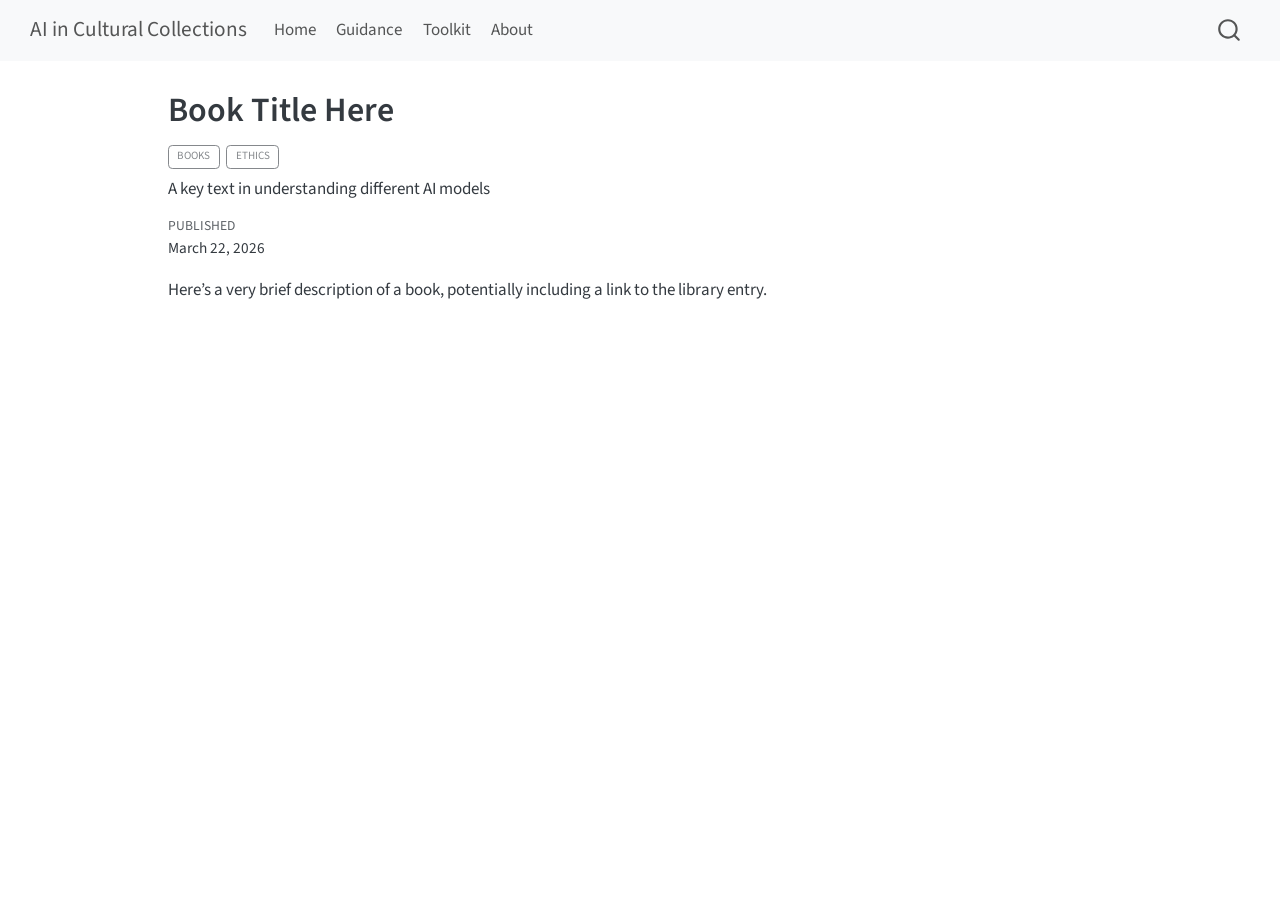
<file: tools/posts/intro-to-ai-book/index.html>
<!DOCTYPE html>
<html xmlns="http://www.w3.org/1999/xhtml" lang="en" xml:lang="en"><head>

<meta charset="utf-8">
<meta name="generator" content="quarto-1.9.37">

<meta name="viewport" content="width=device-width, initial-scale=1.0, user-scalable=yes">

<meta name="dcterms.date" content="2026-03-22">
<meta name="description" content="A key text in understanding different AI models">

<title>Book Title Here – AI in Cultural Collections</title>
<style>
/* Default styles provided by pandoc.
** See https://pandoc.org/MANUAL.html#variables-for-html for config info.
*/
code{white-space: pre-wrap;}
span.smallcaps{font-variant: small-caps;}
div.columns{display: flex; gap: min(4vw, 1.5em);}
div.column{flex: auto; overflow-x: auto;}
div.hanging-indent{margin-left: 1.5em; text-indent: -1.5em;}
ul.task-list{list-style: none;}
ul.task-list li input[type="checkbox"] {
  width: 0.8em;
  margin: 0 0.8em 0.2em -1em; /* quarto-specific, see https://github.com/quarto-dev/quarto-cli/issues/4556 */ 
  vertical-align: middle;
}
</style>


<script src="../../../site_libs/quarto-nav/quarto-nav.js"></script>
<script src="../../../site_libs/quarto-nav/headroom.min.js"></script>
<script src="../../../site_libs/clipboard/clipboard.min.js"></script>
<script src="../../../site_libs/quarto-search/autocomplete.umd.js"></script>
<script src="../../../site_libs/quarto-search/fuse.min.js"></script>
<script src="../../../site_libs/quarto-search/quarto-search.js"></script>
<meta name="quarto:offset" content="../../../">
<script src="../../../site_libs/quarto-html/quarto.js" type="module"></script>
<script src="../../../site_libs/quarto-html/tabsets/tabsets.js" type="module"></script>
<script src="../../../site_libs/quarto-html/popper.min.js"></script>
<script src="../../../site_libs/quarto-html/tippy.umd.min.js"></script>
<script src="../../../site_libs/quarto-html/anchor.min.js"></script>
<link href="../../../site_libs/quarto-html/tippy.css" rel="stylesheet">
<link href="../../../site_libs/quarto-html/quarto-syntax-highlighting-7f8f88aac4f3542376d5c11b86a4c14d.css" rel="stylesheet" id="quarto-text-highlighting-styles">
<script src="../../../site_libs/bootstrap/bootstrap.min.js"></script>
<link href="../../../site_libs/bootstrap/bootstrap-icons.css" rel="stylesheet">
<link href="../../../site_libs/bootstrap/bootstrap-4897d45d2f75ed4f519693be625836c5.min.css" rel="stylesheet" append-hash="true" id="quarto-bootstrap" data-mode="light">
<script id="quarto-search-options" type="application/json">{
  "location": "navbar",
  "copy-button": false,
  "collapse-after": 3,
  "panel-placement": "end",
  "type": "overlay",
  "limit": 50,
  "keyboard-shortcut": [
    "f",
    "/",
    "s"
  ],
  "show-item-context": false,
  "language": {
    "search-no-results-text": "No results",
    "search-matching-documents-text": "matching documents",
    "search-copy-link-title": "Copy link to search",
    "search-hide-matches-text": "Hide additional matches",
    "search-more-match-text": "more match in this document",
    "search-more-matches-text": "more matches in this document",
    "search-clear-button-title": "Clear",
    "search-text-placeholder": "",
    "search-detached-cancel-button-title": "Cancel",
    "search-submit-button-title": "Submit",
    "search-label": "Search"
  }
}</script>


<link rel="stylesheet" href="../../../styles.css">
</head>

<body class="nav-fixed quarto-light">

<div id="quarto-search-results"></div>
  <header id="quarto-header" class="headroom fixed-top">
    <nav class="navbar navbar-expand-lg " data-bs-theme="dark">
      <div class="navbar-container container-fluid">
      <div class="navbar-brand-container mx-auto">
    <a class="navbar-brand" href="../../../index.html">
    <span class="navbar-title">AI in Cultural Collections</span>
    </a>
  </div>
            <div id="quarto-search" class="" title="Search"></div>
          <button class="navbar-toggler" type="button" data-bs-toggle="collapse" data-bs-target="#navbarCollapse" aria-controls="navbarCollapse" role="menu" aria-expanded="false" aria-label="Toggle navigation" onclick="if (window.quartoToggleHeadroom) { window.quartoToggleHeadroom(); }">
  <span class="navbar-toggler-icon"></span>
</button>
          <div class="collapse navbar-collapse" id="navbarCollapse">
            <ul class="navbar-nav navbar-nav-scroll me-auto">
  <li class="nav-item">
    <a class="nav-link" href="../../../index.html"> 
<span class="menu-text">Home</span></a>
  </li>  
  <li class="nav-item">
    <a class="nav-link" href="../../../guidance/index.html"> 
<span class="menu-text">Guidance</span></a>
  </li>  
  <li class="nav-item">
    <a class="nav-link" href="../../../tools/index.html"> 
<span class="menu-text">Toolkit</span></a>
  </li>  
  <li class="nav-item">
    <a class="nav-link" href="../../../about.html"> 
<span class="menu-text">About</span></a>
  </li>  
</ul>
          </div> <!-- /navcollapse -->
            <div class="quarto-navbar-tools">
</div>
      </div> <!-- /container-fluid -->
    </nav>
</header>
<!-- content -->
<div id="quarto-content" class="quarto-container page-columns page-rows-contents page-layout-article page-navbar">
<!-- sidebar -->
<!-- margin-sidebar -->
    <div id="quarto-margin-sidebar" class="sidebar margin-sidebar zindex-bottom">
        
    </div>
<!-- main -->
<main class="content" id="quarto-document-content">

<header id="title-block-header" class="quarto-title-block default">
<div class="quarto-title">
<h1 class="title">Book Title Here</h1>
  <div class="quarto-categories">
    <div class="quarto-category">books</div>
    <div class="quarto-category">ethics</div>
  </div>
  </div>

<div>
  <div class="description">
    A key text in understanding different AI models
  </div>
</div>


<div class="quarto-title-meta">

    
    <div>
    <div class="quarto-title-meta-heading">Published</div>
    <div class="quarto-title-meta-contents">
      <p class="date">March 22, 2026</p>
    </div>
  </div>
  
    
  </div>
  


</header>


<p>Here’s a very brief description of a book, potentially including a link to the library entry.</p>



</main> <!-- /main -->
<script id="quarto-html-after-body" type="application/javascript">
  window.document.addEventListener("DOMContentLoaded", function (event) {
    const icon = "";
    const anchorJS = new window.AnchorJS();
    anchorJS.options = {
      placement: 'right',
      icon: icon
    };
    anchorJS.add('.anchored');
    const isCodeAnnotation = (el) => {
      for (const clz of el.classList) {
        if (clz.startsWith('code-annotation-')) {                     
          return true;
        }
      }
      return false;
    }
    const onCopySuccess = function(e) {
      // button target
      const button = e.trigger;
      // don't keep focus
      button.blur();
      // flash "checked"
      button.classList.add('code-copy-button-checked');
      var currentTitle = button.getAttribute("title");
      button.setAttribute("title", "Copied!");
      let tooltip;
      if (window.bootstrap) {
        button.setAttribute("data-bs-toggle", "tooltip");
        button.setAttribute("data-bs-placement", "left");
        button.setAttribute("data-bs-title", "Copied!");
        tooltip = new bootstrap.Tooltip(button, 
          { trigger: "manual", 
            customClass: "code-copy-button-tooltip",
            offset: [0, -8]});
        tooltip.show();    
      }
      setTimeout(function() {
        if (tooltip) {
          tooltip.hide();
          button.removeAttribute("data-bs-title");
          button.removeAttribute("data-bs-toggle");
          button.removeAttribute("data-bs-placement");
        }
        button.setAttribute("title", currentTitle);
        button.classList.remove('code-copy-button-checked');
      }, 1000);
      // clear code selection
      e.clearSelection();
    }
    const getTextToCopy = function(trigger) {
      const outerScaffold = trigger.parentElement.cloneNode(true);
      const codeEl = outerScaffold.querySelector('code');
      for (const childEl of codeEl.children) {
        if (isCodeAnnotation(childEl)) {
          childEl.remove();
        }
      }
      return codeEl.innerText;
    }
    const clipboard = new window.ClipboardJS('.code-copy-button:not([data-in-quarto-modal])', {
      text: getTextToCopy
    });
    clipboard.on('success', onCopySuccess);
    if (window.document.getElementById('quarto-embedded-source-code-modal')) {
      const clipboardModal = new window.ClipboardJS('.code-copy-button[data-in-quarto-modal]', {
        text: getTextToCopy,
        container: window.document.getElementById('quarto-embedded-source-code-modal')
      });
      clipboardModal.on('success', onCopySuccess);
    }
      var localhostRegex = new RegExp(/^(?:http|https):\/\/localhost\:?[0-9]*\//);
      var mailtoRegex = new RegExp(/^mailto:/);
        var filterRegex = new RegExp("https:\/\/murphyqm\.github\.io\/cultural-collections-guidance");
      var isInternal = (href) => {
          return filterRegex.test(href) || localhostRegex.test(href) || mailtoRegex.test(href);
      }
      // Inspect non-navigation links and adorn them if external
     var links = window.document.querySelectorAll('a[href]:not(.nav-link):not(.navbar-brand):not(.toc-action):not(.sidebar-link):not(.sidebar-item-toggle):not(.pagination-link):not(.no-external):not([aria-hidden]):not(.dropdown-item):not(.quarto-navigation-tool):not(.about-link)');
      for (var i=0; i<links.length; i++) {
        const link = links[i];
        if (!isInternal(link.href)) {
          // undo the damage that might have been done by quarto-nav.js in the case of
          // links that we want to consider external
          if (link.dataset.originalHref !== undefined) {
            link.href = link.dataset.originalHref;
          }
        }
      }
    function tippyHover(el, contentFn, onTriggerFn, onUntriggerFn) {
      const config = {
        allowHTML: true,
        maxWidth: 500,
        delay: 100,
        arrow: false,
        appendTo: function(el) {
            return el.parentElement;
        },
        interactive: true,
        interactiveBorder: 10,
        theme: 'quarto',
        placement: 'bottom-start',
      };
      if (contentFn) {
        config.content = contentFn;
      }
      if (onTriggerFn) {
        config.onTrigger = onTriggerFn;
      }
      if (onUntriggerFn) {
        config.onUntrigger = onUntriggerFn;
      }
      window.tippy(el, config); 
    }
    const noterefs = window.document.querySelectorAll('a[role="doc-noteref"]');
    for (var i=0; i<noterefs.length; i++) {
      const ref = noterefs[i];
      tippyHover(ref, function() {
        // use id or data attribute instead here
        let href = ref.getAttribute('data-footnote-href') || ref.getAttribute('href');
        try { href = new URL(href).hash; } catch {}
        const id = href.replace(/^#\/?/, "");
        const note = window.document.getElementById(id);
        if (note) {
          return note.innerHTML;
        } else {
          return "";
        }
      });
    }
    const xrefs = window.document.querySelectorAll('a.quarto-xref');
    const processXRef = (id, note) => {
      // Strip column container classes
      const stripColumnClz = (el) => {
        el.classList.remove("page-full", "page-columns");
        if (el.children) {
          for (const child of el.children) {
            stripColumnClz(child);
          }
        }
      }
      stripColumnClz(note)
      if (id === null || id.startsWith('sec-')) {
        // Special case sections, only their first couple elements
        const container = document.createElement("div");
        if (note.children && note.children.length > 2) {
          container.appendChild(note.children[0].cloneNode(true));
          for (let i = 1; i < note.children.length; i++) {
            const child = note.children[i];
            if (child.tagName === "P" && child.innerText === "") {
              continue;
            } else {
              container.appendChild(child.cloneNode(true));
              break;
            }
          }
          if (window.Quarto?.typesetMath) {
            window.Quarto.typesetMath(container);
          }
          return container.innerHTML
        } else {
          if (window.Quarto?.typesetMath) {
            window.Quarto.typesetMath(note);
          }
          return note.innerHTML;
        }
      } else {
        // Remove any anchor links if they are present
        const anchorLink = note.querySelector('a.anchorjs-link');
        if (anchorLink) {
          anchorLink.remove();
        }
        if (window.Quarto?.typesetMath) {
          window.Quarto.typesetMath(note);
        }
        if (note.classList.contains("callout")) {
          return note.outerHTML;
        } else {
          return note.innerHTML;
        }
      }
    }
    for (var i=0; i<xrefs.length; i++) {
      const xref = xrefs[i];
      tippyHover(xref, undefined, function(instance) {
        instance.disable();
        let url = xref.getAttribute('href');
        let hash = undefined; 
        if (url.startsWith('#')) {
          hash = url;
        } else {
          try { hash = new URL(url).hash; } catch {}
        }
        if (hash) {
          const id = hash.replace(/^#\/?/, "");
          const note = window.document.getElementById(id);
          if (note !== null) {
            try {
              const html = processXRef(id, note.cloneNode(true));
              instance.setContent(html);
            } finally {
              instance.enable();
              instance.show();
            }
          } else {
            // See if we can fetch this
            fetch(url.split('#')[0])
            .then(res => res.text())
            .then(html => {
              const parser = new DOMParser();
              const htmlDoc = parser.parseFromString(html, "text/html");
              const note = htmlDoc.getElementById(id);
              if (note !== null) {
                const html = processXRef(id, note);
                instance.setContent(html);
              } 
            }).finally(() => {
              instance.enable();
              instance.show();
            });
          }
        } else {
          // See if we can fetch a full url (with no hash to target)
          // This is a special case and we should probably do some content thinning / targeting
          fetch(url)
          .then(res => res.text())
          .then(html => {
            const parser = new DOMParser();
            const htmlDoc = parser.parseFromString(html, "text/html");
            const note = htmlDoc.querySelector('main.content');
            if (note !== null) {
              // This should only happen for chapter cross references
              // (since there is no id in the URL)
              // remove the first header
              if (note.children.length > 0 && note.children[0].tagName === "HEADER") {
                note.children[0].remove();
              }
              const html = processXRef(null, note);
              instance.setContent(html);
            } 
          }).finally(() => {
            instance.enable();
            instance.show();
          });
        }
      }, function(instance) {
      });
    }
        let selectedAnnoteEl;
        const selectorForAnnotation = ( cell, annotation) => {
          let cellAttr = 'data-code-cell="' + cell + '"';
          let lineAttr = 'data-code-annotation="' +  annotation + '"';
          const selector = 'span[' + cellAttr + '][' + lineAttr + ']';
          return selector;
        }
        const selectCodeLines = (annoteEl) => {
          const doc = window.document;
          const targetCell = annoteEl.getAttribute("data-target-cell");
          const targetAnnotation = annoteEl.getAttribute("data-target-annotation");
          const annoteSpan = window.document.querySelector(selectorForAnnotation(targetCell, targetAnnotation));
          const lines = annoteSpan.getAttribute("data-code-lines").split(",");
          const lineIds = lines.map((line) => {
            return targetCell + "-" + line;
          })
          let top = null;
          let height = null;
          let parent = null;
          if (lineIds.length > 0) {
              //compute the position of the single el (top and bottom and make a div)
              const el = window.document.getElementById(lineIds[0]);
              top = el.offsetTop;
              height = el.offsetHeight;
              parent = el.parentElement.parentElement;
            if (lineIds.length > 1) {
              const lastEl = window.document.getElementById(lineIds[lineIds.length - 1]);
              const bottom = lastEl.offsetTop + lastEl.offsetHeight;
              height = bottom - top;
            }
            if (top !== null && height !== null && parent !== null) {
              // cook up a div (if necessary) and position it 
              let div = window.document.getElementById("code-annotation-line-highlight");
              if (div === null) {
                div = window.document.createElement("div");
                div.setAttribute("id", "code-annotation-line-highlight");
                div.style.position = 'absolute';
                parent.appendChild(div);
              }
              div.style.top = top - 2 + "px";
              div.style.height = height + 4 + "px";
              div.style.left = 0;
              let gutterDiv = window.document.getElementById("code-annotation-line-highlight-gutter");
              if (gutterDiv === null) {
                gutterDiv = window.document.createElement("div");
                gutterDiv.setAttribute("id", "code-annotation-line-highlight-gutter");
                gutterDiv.style.position = 'absolute';
                const codeCell = window.document.getElementById(targetCell);
                const gutter = codeCell.querySelector('.code-annotation-gutter');
                gutter.appendChild(gutterDiv);
              }
              gutterDiv.style.top = top - 2 + "px";
              gutterDiv.style.height = height + 4 + "px";
            }
            selectedAnnoteEl = annoteEl;
          }
        };
        const unselectCodeLines = () => {
          const elementsIds = ["code-annotation-line-highlight", "code-annotation-line-highlight-gutter"];
          elementsIds.forEach((elId) => {
            const div = window.document.getElementById(elId);
            if (div) {
              div.remove();
            }
          });
          selectedAnnoteEl = undefined;
        };
          // Handle positioning of the toggle
      window.addEventListener(
        "resize",
        throttle(() => {
          elRect = undefined;
          if (selectedAnnoteEl) {
            selectCodeLines(selectedAnnoteEl);
          }
        }, 10)
      );
      function throttle(fn, ms) {
      let throttle = false;
      let timer;
        return (...args) => {
          if(!throttle) { // first call gets through
              fn.apply(this, args);
              throttle = true;
          } else { // all the others get throttled
              if(timer) clearTimeout(timer); // cancel #2
              timer = setTimeout(() => {
                fn.apply(this, args);
                timer = throttle = false;
              }, ms);
          }
        };
      }
        // Attach click handler to the DT
        const annoteDls = window.document.querySelectorAll('dt[data-target-cell]');
        for (const annoteDlNode of annoteDls) {
          annoteDlNode.addEventListener('click', (event) => {
            const clickedEl = event.target;
            if (clickedEl !== selectedAnnoteEl) {
              unselectCodeLines();
              const activeEl = window.document.querySelector('dt[data-target-cell].code-annotation-active');
              if (activeEl) {
                activeEl.classList.remove('code-annotation-active');
              }
              selectCodeLines(clickedEl);
              clickedEl.classList.add('code-annotation-active');
            } else {
              // Unselect the line
              unselectCodeLines();
              clickedEl.classList.remove('code-annotation-active');
            }
          });
        }
    const findCites = (el) => {
      const parentEl = el.parentElement;
      if (parentEl) {
        const cites = parentEl.dataset.cites;
        if (cites) {
          return {
            el,
            cites: cites.split(' ')
          };
        } else {
          return findCites(el.parentElement)
        }
      } else {
        return undefined;
      }
    };
    var bibliorefs = window.document.querySelectorAll('a[role="doc-biblioref"]');
    for (var i=0; i<bibliorefs.length; i++) {
      const ref = bibliorefs[i];
      const citeInfo = findCites(ref);
      if (citeInfo) {
        tippyHover(citeInfo.el, function() {
          var popup = window.document.createElement('div');
          citeInfo.cites.forEach(function(cite) {
            var citeDiv = window.document.createElement('div');
            citeDiv.classList.add('hanging-indent');
            citeDiv.classList.add('csl-entry');
            var biblioDiv = window.document.getElementById('ref-' + cite);
            if (biblioDiv) {
              citeDiv.innerHTML = biblioDiv.innerHTML;
            }
            popup.appendChild(citeDiv);
          });
          return popup.innerHTML;
        });
      }
    }
  });
  </script>
</div> <!-- /content -->




</body></html>
</file>
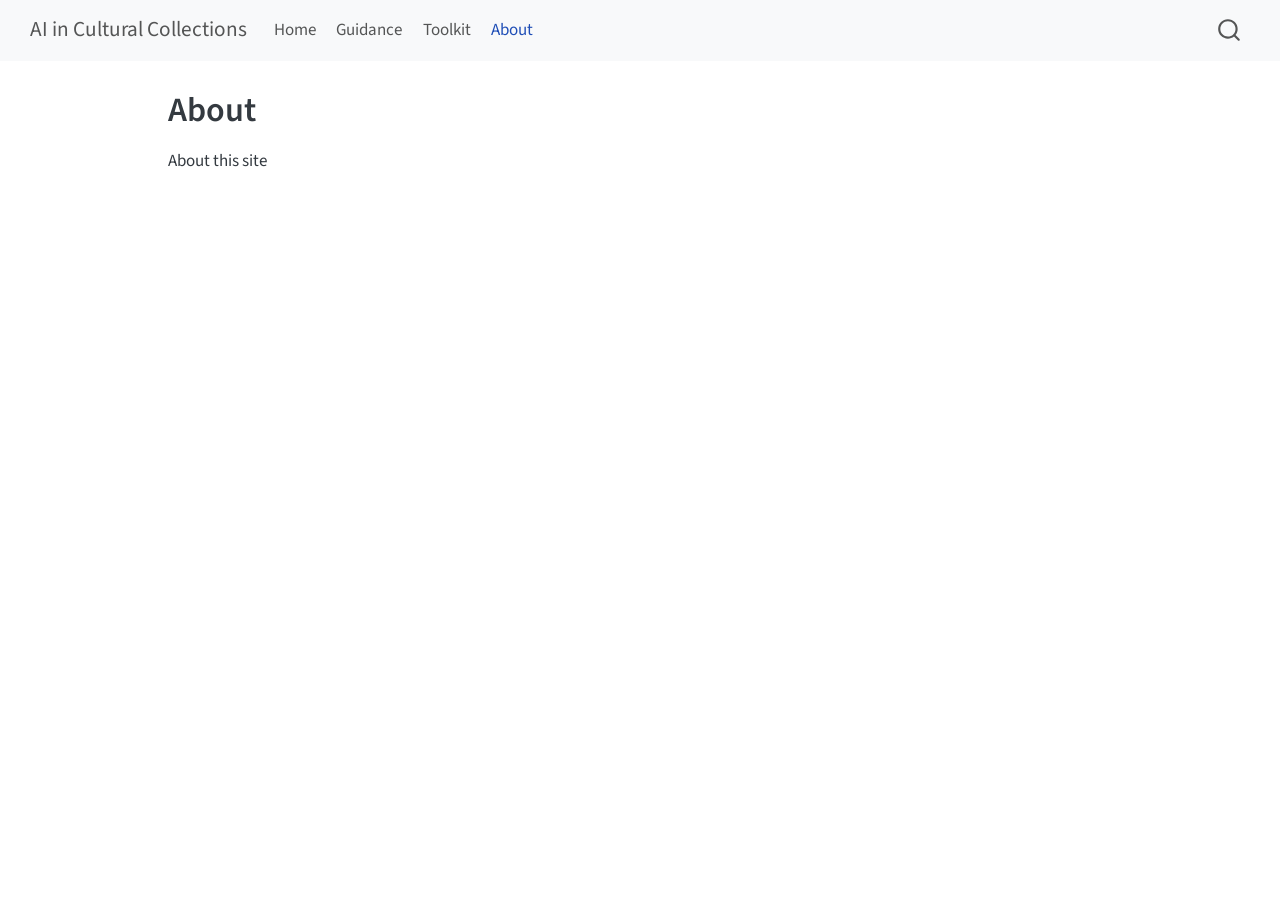
<file: about.html>
<!DOCTYPE html>
<html xmlns="http://www.w3.org/1999/xhtml" lang="en" xml:lang="en"><head>

<meta charset="utf-8">
<meta name="generator" content="quarto-1.9.37">

<meta name="viewport" content="width=device-width, initial-scale=1.0, user-scalable=yes">


<title>About – AI in Cultural Collections</title>
<style>
/* Default styles provided by pandoc.
** See https://pandoc.org/MANUAL.html#variables-for-html for config info.
*/
code{white-space: pre-wrap;}
span.smallcaps{font-variant: small-caps;}
div.columns{display: flex; gap: min(4vw, 1.5em);}
div.column{flex: auto; overflow-x: auto;}
div.hanging-indent{margin-left: 1.5em; text-indent: -1.5em;}
ul.task-list{list-style: none;}
ul.task-list li input[type="checkbox"] {
  width: 0.8em;
  margin: 0 0.8em 0.2em -1em; /* quarto-specific, see https://github.com/quarto-dev/quarto-cli/issues/4556 */ 
  vertical-align: middle;
}
</style>


<script src="site_libs/quarto-nav/quarto-nav.js"></script>
<script src="site_libs/quarto-nav/headroom.min.js"></script>
<script src="site_libs/clipboard/clipboard.min.js"></script>
<script src="site_libs/quarto-search/autocomplete.umd.js"></script>
<script src="site_libs/quarto-search/fuse.min.js"></script>
<script src="site_libs/quarto-search/quarto-search.js"></script>
<meta name="quarto:offset" content="./">
<script src="site_libs/quarto-html/quarto.js" type="module"></script>
<script src="site_libs/quarto-html/tabsets/tabsets.js" type="module"></script>
<script src="site_libs/quarto-html/popper.min.js"></script>
<script src="site_libs/quarto-html/tippy.umd.min.js"></script>
<script src="site_libs/quarto-html/anchor.min.js"></script>
<link href="site_libs/quarto-html/tippy.css" rel="stylesheet">
<link href="site_libs/quarto-html/quarto-syntax-highlighting-7f8f88aac4f3542376d5c11b86a4c14d.css" rel="stylesheet" id="quarto-text-highlighting-styles">
<script src="site_libs/bootstrap/bootstrap.min.js"></script>
<link href="site_libs/bootstrap/bootstrap-icons.css" rel="stylesheet">
<link href="site_libs/bootstrap/bootstrap-4897d45d2f75ed4f519693be625836c5.min.css" rel="stylesheet" append-hash="true" id="quarto-bootstrap" data-mode="light">
<script id="quarto-search-options" type="application/json">{
  "location": "navbar",
  "copy-button": false,
  "collapse-after": 3,
  "panel-placement": "end",
  "type": "overlay",
  "limit": 50,
  "keyboard-shortcut": [
    "f",
    "/",
    "s"
  ],
  "show-item-context": false,
  "language": {
    "search-no-results-text": "No results",
    "search-matching-documents-text": "matching documents",
    "search-copy-link-title": "Copy link to search",
    "search-hide-matches-text": "Hide additional matches",
    "search-more-match-text": "more match in this document",
    "search-more-matches-text": "more matches in this document",
    "search-clear-button-title": "Clear",
    "search-text-placeholder": "",
    "search-detached-cancel-button-title": "Cancel",
    "search-submit-button-title": "Submit",
    "search-label": "Search"
  }
}</script>


<link rel="stylesheet" href="styles.css">
</head>

<body class="nav-fixed quarto-light">

<div id="quarto-search-results"></div>
  <header id="quarto-header" class="headroom fixed-top">
    <nav class="navbar navbar-expand-lg " data-bs-theme="dark">
      <div class="navbar-container container-fluid">
      <div class="navbar-brand-container mx-auto">
    <a class="navbar-brand" href="./index.html">
    <span class="navbar-title">AI in Cultural Collections</span>
    </a>
  </div>
            <div id="quarto-search" class="" title="Search"></div>
          <button class="navbar-toggler" type="button" data-bs-toggle="collapse" data-bs-target="#navbarCollapse" aria-controls="navbarCollapse" role="menu" aria-expanded="false" aria-label="Toggle navigation" onclick="if (window.quartoToggleHeadroom) { window.quartoToggleHeadroom(); }">
  <span class="navbar-toggler-icon"></span>
</button>
          <div class="collapse navbar-collapse" id="navbarCollapse">
            <ul class="navbar-nav navbar-nav-scroll me-auto">
  <li class="nav-item">
    <a class="nav-link" href="./index.html"> 
<span class="menu-text">Home</span></a>
  </li>  
  <li class="nav-item">
    <a class="nav-link" href="./guidance/index.html"> 
<span class="menu-text">Guidance</span></a>
  </li>  
  <li class="nav-item">
    <a class="nav-link" href="./tools/index.html"> 
<span class="menu-text">Toolkit</span></a>
  </li>  
  <li class="nav-item">
    <a class="nav-link active" href="./about.html" aria-current="page"> 
<span class="menu-text">About</span></a>
  </li>  
</ul>
          </div> <!-- /navcollapse -->
            <div class="quarto-navbar-tools">
</div>
      </div> <!-- /container-fluid -->
    </nav>
</header>
<!-- content -->
<div id="quarto-content" class="quarto-container page-columns page-rows-contents page-layout-article page-navbar">
<!-- sidebar -->
<!-- margin-sidebar -->
    <div id="quarto-margin-sidebar" class="sidebar margin-sidebar zindex-bottom">
        
    </div>
<!-- main -->
<main class="content" id="quarto-document-content">

<header id="title-block-header" class="quarto-title-block default">
<div class="quarto-title">
<h1 class="title">About</h1>
</div>



<div class="quarto-title-meta">

    
  
    
  </div>
  


</header>


<p>About this site</p>



</main> <!-- /main -->
<script id="quarto-html-after-body" type="application/javascript">
  window.document.addEventListener("DOMContentLoaded", function (event) {
    const icon = "";
    const anchorJS = new window.AnchorJS();
    anchorJS.options = {
      placement: 'right',
      icon: icon
    };
    anchorJS.add('.anchored');
    const isCodeAnnotation = (el) => {
      for (const clz of el.classList) {
        if (clz.startsWith('code-annotation-')) {                     
          return true;
        }
      }
      return false;
    }
    const onCopySuccess = function(e) {
      // button target
      const button = e.trigger;
      // don't keep focus
      button.blur();
      // flash "checked"
      button.classList.add('code-copy-button-checked');
      var currentTitle = button.getAttribute("title");
      button.setAttribute("title", "Copied!");
      let tooltip;
      if (window.bootstrap) {
        button.setAttribute("data-bs-toggle", "tooltip");
        button.setAttribute("data-bs-placement", "left");
        button.setAttribute("data-bs-title", "Copied!");
        tooltip = new bootstrap.Tooltip(button, 
          { trigger: "manual", 
            customClass: "code-copy-button-tooltip",
            offset: [0, -8]});
        tooltip.show();    
      }
      setTimeout(function() {
        if (tooltip) {
          tooltip.hide();
          button.removeAttribute("data-bs-title");
          button.removeAttribute("data-bs-toggle");
          button.removeAttribute("data-bs-placement");
        }
        button.setAttribute("title", currentTitle);
        button.classList.remove('code-copy-button-checked');
      }, 1000);
      // clear code selection
      e.clearSelection();
    }
    const getTextToCopy = function(trigger) {
      const outerScaffold = trigger.parentElement.cloneNode(true);
      const codeEl = outerScaffold.querySelector('code');
      for (const childEl of codeEl.children) {
        if (isCodeAnnotation(childEl)) {
          childEl.remove();
        }
      }
      return codeEl.innerText;
    }
    const clipboard = new window.ClipboardJS('.code-copy-button:not([data-in-quarto-modal])', {
      text: getTextToCopy
    });
    clipboard.on('success', onCopySuccess);
    if (window.document.getElementById('quarto-embedded-source-code-modal')) {
      const clipboardModal = new window.ClipboardJS('.code-copy-button[data-in-quarto-modal]', {
        text: getTextToCopy,
        container: window.document.getElementById('quarto-embedded-source-code-modal')
      });
      clipboardModal.on('success', onCopySuccess);
    }
      var localhostRegex = new RegExp(/^(?:http|https):\/\/localhost\:?[0-9]*\//);
      var mailtoRegex = new RegExp(/^mailto:/);
        var filterRegex = new RegExp("https:\/\/murphyqm\.github\.io\/cultural-collections-guidance");
      var isInternal = (href) => {
          return filterRegex.test(href) || localhostRegex.test(href) || mailtoRegex.test(href);
      }
      // Inspect non-navigation links and adorn them if external
     var links = window.document.querySelectorAll('a[href]:not(.nav-link):not(.navbar-brand):not(.toc-action):not(.sidebar-link):not(.sidebar-item-toggle):not(.pagination-link):not(.no-external):not([aria-hidden]):not(.dropdown-item):not(.quarto-navigation-tool):not(.about-link)');
      for (var i=0; i<links.length; i++) {
        const link = links[i];
        if (!isInternal(link.href)) {
          // undo the damage that might have been done by quarto-nav.js in the case of
          // links that we want to consider external
          if (link.dataset.originalHref !== undefined) {
            link.href = link.dataset.originalHref;
          }
        }
      }
    function tippyHover(el, contentFn, onTriggerFn, onUntriggerFn) {
      const config = {
        allowHTML: true,
        maxWidth: 500,
        delay: 100,
        arrow: false,
        appendTo: function(el) {
            return el.parentElement;
        },
        interactive: true,
        interactiveBorder: 10,
        theme: 'quarto',
        placement: 'bottom-start',
      };
      if (contentFn) {
        config.content = contentFn;
      }
      if (onTriggerFn) {
        config.onTrigger = onTriggerFn;
      }
      if (onUntriggerFn) {
        config.onUntrigger = onUntriggerFn;
      }
      window.tippy(el, config); 
    }
    const noterefs = window.document.querySelectorAll('a[role="doc-noteref"]');
    for (var i=0; i<noterefs.length; i++) {
      const ref = noterefs[i];
      tippyHover(ref, function() {
        // use id or data attribute instead here
        let href = ref.getAttribute('data-footnote-href') || ref.getAttribute('href');
        try { href = new URL(href).hash; } catch {}
        const id = href.replace(/^#\/?/, "");
        const note = window.document.getElementById(id);
        if (note) {
          return note.innerHTML;
        } else {
          return "";
        }
      });
    }
    const xrefs = window.document.querySelectorAll('a.quarto-xref');
    const processXRef = (id, note) => {
      // Strip column container classes
      const stripColumnClz = (el) => {
        el.classList.remove("page-full", "page-columns");
        if (el.children) {
          for (const child of el.children) {
            stripColumnClz(child);
          }
        }
      }
      stripColumnClz(note)
      if (id === null || id.startsWith('sec-')) {
        // Special case sections, only their first couple elements
        const container = document.createElement("div");
        if (note.children && note.children.length > 2) {
          container.appendChild(note.children[0].cloneNode(true));
          for (let i = 1; i < note.children.length; i++) {
            const child = note.children[i];
            if (child.tagName === "P" && child.innerText === "") {
              continue;
            } else {
              container.appendChild(child.cloneNode(true));
              break;
            }
          }
          if (window.Quarto?.typesetMath) {
            window.Quarto.typesetMath(container);
          }
          return container.innerHTML
        } else {
          if (window.Quarto?.typesetMath) {
            window.Quarto.typesetMath(note);
          }
          return note.innerHTML;
        }
      } else {
        // Remove any anchor links if they are present
        const anchorLink = note.querySelector('a.anchorjs-link');
        if (anchorLink) {
          anchorLink.remove();
        }
        if (window.Quarto?.typesetMath) {
          window.Quarto.typesetMath(note);
        }
        if (note.classList.contains("callout")) {
          return note.outerHTML;
        } else {
          return note.innerHTML;
        }
      }
    }
    for (var i=0; i<xrefs.length; i++) {
      const xref = xrefs[i];
      tippyHover(xref, undefined, function(instance) {
        instance.disable();
        let url = xref.getAttribute('href');
        let hash = undefined; 
        if (url.startsWith('#')) {
          hash = url;
        } else {
          try { hash = new URL(url).hash; } catch {}
        }
        if (hash) {
          const id = hash.replace(/^#\/?/, "");
          const note = window.document.getElementById(id);
          if (note !== null) {
            try {
              const html = processXRef(id, note.cloneNode(true));
              instance.setContent(html);
            } finally {
              instance.enable();
              instance.show();
            }
          } else {
            // See if we can fetch this
            fetch(url.split('#')[0])
            .then(res => res.text())
            .then(html => {
              const parser = new DOMParser();
              const htmlDoc = parser.parseFromString(html, "text/html");
              const note = htmlDoc.getElementById(id);
              if (note !== null) {
                const html = processXRef(id, note);
                instance.setContent(html);
              } 
            }).finally(() => {
              instance.enable();
              instance.show();
            });
          }
        } else {
          // See if we can fetch a full url (with no hash to target)
          // This is a special case and we should probably do some content thinning / targeting
          fetch(url)
          .then(res => res.text())
          .then(html => {
            const parser = new DOMParser();
            const htmlDoc = parser.parseFromString(html, "text/html");
            const note = htmlDoc.querySelector('main.content');
            if (note !== null) {
              // This should only happen for chapter cross references
              // (since there is no id in the URL)
              // remove the first header
              if (note.children.length > 0 && note.children[0].tagName === "HEADER") {
                note.children[0].remove();
              }
              const html = processXRef(null, note);
              instance.setContent(html);
            } 
          }).finally(() => {
            instance.enable();
            instance.show();
          });
        }
      }, function(instance) {
      });
    }
        let selectedAnnoteEl;
        const selectorForAnnotation = ( cell, annotation) => {
          let cellAttr = 'data-code-cell="' + cell + '"';
          let lineAttr = 'data-code-annotation="' +  annotation + '"';
          const selector = 'span[' + cellAttr + '][' + lineAttr + ']';
          return selector;
        }
        const selectCodeLines = (annoteEl) => {
          const doc = window.document;
          const targetCell = annoteEl.getAttribute("data-target-cell");
          const targetAnnotation = annoteEl.getAttribute("data-target-annotation");
          const annoteSpan = window.document.querySelector(selectorForAnnotation(targetCell, targetAnnotation));
          const lines = annoteSpan.getAttribute("data-code-lines").split(",");
          const lineIds = lines.map((line) => {
            return targetCell + "-" + line;
          })
          let top = null;
          let height = null;
          let parent = null;
          if (lineIds.length > 0) {
              //compute the position of the single el (top and bottom and make a div)
              const el = window.document.getElementById(lineIds[0]);
              top = el.offsetTop;
              height = el.offsetHeight;
              parent = el.parentElement.parentElement;
            if (lineIds.length > 1) {
              const lastEl = window.document.getElementById(lineIds[lineIds.length - 1]);
              const bottom = lastEl.offsetTop + lastEl.offsetHeight;
              height = bottom - top;
            }
            if (top !== null && height !== null && parent !== null) {
              // cook up a div (if necessary) and position it 
              let div = window.document.getElementById("code-annotation-line-highlight");
              if (div === null) {
                div = window.document.createElement("div");
                div.setAttribute("id", "code-annotation-line-highlight");
                div.style.position = 'absolute';
                parent.appendChild(div);
              }
              div.style.top = top - 2 + "px";
              div.style.height = height + 4 + "px";
              div.style.left = 0;
              let gutterDiv = window.document.getElementById("code-annotation-line-highlight-gutter");
              if (gutterDiv === null) {
                gutterDiv = window.document.createElement("div");
                gutterDiv.setAttribute("id", "code-annotation-line-highlight-gutter");
                gutterDiv.style.position = 'absolute';
                const codeCell = window.document.getElementById(targetCell);
                const gutter = codeCell.querySelector('.code-annotation-gutter');
                gutter.appendChild(gutterDiv);
              }
              gutterDiv.style.top = top - 2 + "px";
              gutterDiv.style.height = height + 4 + "px";
            }
            selectedAnnoteEl = annoteEl;
          }
        };
        const unselectCodeLines = () => {
          const elementsIds = ["code-annotation-line-highlight", "code-annotation-line-highlight-gutter"];
          elementsIds.forEach((elId) => {
            const div = window.document.getElementById(elId);
            if (div) {
              div.remove();
            }
          });
          selectedAnnoteEl = undefined;
        };
          // Handle positioning of the toggle
      window.addEventListener(
        "resize",
        throttle(() => {
          elRect = undefined;
          if (selectedAnnoteEl) {
            selectCodeLines(selectedAnnoteEl);
          }
        }, 10)
      );
      function throttle(fn, ms) {
      let throttle = false;
      let timer;
        return (...args) => {
          if(!throttle) { // first call gets through
              fn.apply(this, args);
              throttle = true;
          } else { // all the others get throttled
              if(timer) clearTimeout(timer); // cancel #2
              timer = setTimeout(() => {
                fn.apply(this, args);
                timer = throttle = false;
              }, ms);
          }
        };
      }
        // Attach click handler to the DT
        const annoteDls = window.document.querySelectorAll('dt[data-target-cell]');
        for (const annoteDlNode of annoteDls) {
          annoteDlNode.addEventListener('click', (event) => {
            const clickedEl = event.target;
            if (clickedEl !== selectedAnnoteEl) {
              unselectCodeLines();
              const activeEl = window.document.querySelector('dt[data-target-cell].code-annotation-active');
              if (activeEl) {
                activeEl.classList.remove('code-annotation-active');
              }
              selectCodeLines(clickedEl);
              clickedEl.classList.add('code-annotation-active');
            } else {
              // Unselect the line
              unselectCodeLines();
              clickedEl.classList.remove('code-annotation-active');
            }
          });
        }
    const findCites = (el) => {
      const parentEl = el.parentElement;
      if (parentEl) {
        const cites = parentEl.dataset.cites;
        if (cites) {
          return {
            el,
            cites: cites.split(' ')
          };
        } else {
          return findCites(el.parentElement)
        }
      } else {
        return undefined;
      }
    };
    var bibliorefs = window.document.querySelectorAll('a[role="doc-biblioref"]');
    for (var i=0; i<bibliorefs.length; i++) {
      const ref = bibliorefs[i];
      const citeInfo = findCites(ref);
      if (citeInfo) {
        tippyHover(citeInfo.el, function() {
          var popup = window.document.createElement('div');
          citeInfo.cites.forEach(function(cite) {
            var citeDiv = window.document.createElement('div');
            citeDiv.classList.add('hanging-indent');
            citeDiv.classList.add('csl-entry');
            var biblioDiv = window.document.getElementById('ref-' + cite);
            if (biblioDiv) {
              citeDiv.innerHTML = biblioDiv.innerHTML;
            }
            popup.appendChild(citeDiv);
          });
          return popup.innerHTML;
        });
      }
    }
  });
  </script>
</div> <!-- /content -->




</body></html>
</file>
<file: site_libs/quarto-html/tippy.css>
.tippy-box[data-animation=fade][data-state=hidden]{opacity:0}[data-tippy-root]{max-width:calc(100vw - 10px)}.tippy-box{position:relative;background-color:#333;color:#fff;border-radius:4px;font-size:14px;line-height:1.4;white-space:normal;outline:0;transition-property:transform,visibility,opacity}.tippy-box[data-placement^=top]>.tippy-arrow{bottom:0}.tippy-box[data-placement^=top]>.tippy-arrow:before{bottom:-7px;left:0;border-width:8px 8px 0;border-top-color:initial;transform-origin:center top}.tippy-box[data-placement^=bottom]>.tippy-arrow{top:0}.tippy-box[data-placement^=bottom]>.tippy-arrow:before{top:-7px;left:0;border-width:0 8px 8px;border-bottom-color:initial;transform-origin:center bottom}.tippy-box[data-placement^=left]>.tippy-arrow{right:0}.tippy-box[data-placement^=left]>.tippy-arrow:before{border-width:8px 0 8px 8px;border-left-color:initial;right:-7px;transform-origin:center left}.tippy-box[data-placement^=right]>.tippy-arrow{left:0}.tippy-box[data-placement^=right]>.tippy-arrow:before{left:-7px;border-width:8px 8px 8px 0;border-right-color:initial;transform-origin:center right}.tippy-box[data-inertia][data-state=visible]{transition-timing-function:cubic-bezier(.54,1.5,.38,1.11)}.tippy-arrow{width:16px;height:16px;color:#333}.tippy-arrow:before{content:"";position:absolute;border-color:transparent;border-style:solid}.tippy-content{position:relative;padding:5px 9px;z-index:1}
</file>
<file: site_libs/quarto-html/quarto-syntax-highlighting-7f8f88aac4f3542376d5c11b86a4c14d.css>
/* quarto syntax highlight colors */
:root {
  --quarto-hl-ot-color: #003B4F;
  --quarto-hl-at-color: #657422;
  --quarto-hl-ss-color: #20794D;
  --quarto-hl-an-color: #5E5E5E;
  --quarto-hl-fu-color: #4758AB;
  --quarto-hl-st-color: #20794D;
  --quarto-hl-cf-color: #003B4F;
  --quarto-hl-op-color: #5E5E5E;
  --quarto-hl-er-color: #AD0000;
  --quarto-hl-bn-color: #AD0000;
  --quarto-hl-al-color: #AD0000;
  --quarto-hl-va-color: #111111;
  --quarto-hl-bu-color: inherit;
  --quarto-hl-ex-color: inherit;
  --quarto-hl-pp-color: #AD0000;
  --quarto-hl-in-color: #5E5E5E;
  --quarto-hl-vs-color: #20794D;
  --quarto-hl-wa-color: #5E5E5E;
  --quarto-hl-do-color: #5E5E5E;
  --quarto-hl-im-color: #00769E;
  --quarto-hl-ch-color: #20794D;
  --quarto-hl-dt-color: #AD0000;
  --quarto-hl-fl-color: #AD0000;
  --quarto-hl-co-color: #5E5E5E;
  --quarto-hl-cv-color: #5E5E5E;
  --quarto-hl-cn-color: #8f5902;
  --quarto-hl-sc-color: #5E5E5E;
  --quarto-hl-dv-color: #AD0000;
  --quarto-hl-kw-color: #003B4F;
}

/* other quarto variables */
:root {
  --quarto-font-monospace: SFMono-Regular, Menlo, Monaco, Consolas, "Liberation Mono", "Courier New", monospace;
}

/* syntax highlight based on Pandoc's rules */
pre > code.sourceCode > span {
  color: #003B4F;
}

code.sourceCode > span {
  color: #003B4F;
}

div.sourceCode,
div.sourceCode pre.sourceCode {
  color: #003B4F;
}

/* Normal */
code span {
  color: #003B4F;
}

/* Alert */
code span.al {
  color: #AD0000;
  font-style: inherit;
}

/* Annotation */
code span.an {
  color: #5E5E5E;
  font-style: inherit;
}

/* Attribute */
code span.at {
  color: #657422;
  font-style: inherit;
}

/* BaseN */
code span.bn {
  color: #AD0000;
  font-style: inherit;
}

/* BuiltIn */
code span.bu {
  font-style: inherit;
}

/* ControlFlow */
code span.cf {
  color: #003B4F;
  font-weight: bold;
  font-style: inherit;
}

/* Char */
code span.ch {
  color: #20794D;
  font-style: inherit;
}

/* Constant */
code span.cn {
  color: #8f5902;
  font-style: inherit;
}

/* Comment */
code span.co {
  color: #5E5E5E;
  font-style: inherit;
}

/* CommentVar */
code span.cv {
  color: #5E5E5E;
  font-style: italic;
}

/* Documentation */
code span.do {
  color: #5E5E5E;
  font-style: italic;
}

/* DataType */
code span.dt {
  color: #AD0000;
  font-style: inherit;
}

/* DecVal */
code span.dv {
  color: #AD0000;
  font-style: inherit;
}

/* Error */
code span.er {
  color: #AD0000;
  font-style: inherit;
}

/* Extension */
code span.ex {
  font-style: inherit;
}

/* Float */
code span.fl {
  color: #AD0000;
  font-style: inherit;
}

/* Function */
code span.fu {
  color: #4758AB;
  font-style: inherit;
}

/* Import */
code span.im {
  color: #00769E;
  font-style: inherit;
}

/* Information */
code span.in {
  color: #5E5E5E;
  font-style: inherit;
}

/* Keyword */
code span.kw {
  color: #003B4F;
  font-weight: bold;
  font-style: inherit;
}

/* Operator */
code span.op {
  color: #5E5E5E;
  font-style: inherit;
}

/* Other */
code span.ot {
  color: #003B4F;
  font-style: inherit;
}

/* Preprocessor */
code span.pp {
  color: #AD0000;
  font-style: inherit;
}

/* SpecialChar */
code span.sc {
  color: #5E5E5E;
  font-style: inherit;
}

/* SpecialString */
code span.ss {
  color: #20794D;
  font-style: inherit;
}

/* String */
code span.st {
  color: #20794D;
  font-style: inherit;
}

/* Variable */
code span.va {
  color: #111111;
  font-style: inherit;
}

/* VerbatimString */
code span.vs {
  color: #20794D;
  font-style: inherit;
}

/* Warning */
code span.wa {
  color: #5E5E5E;
  font-style: italic;
}

.prevent-inlining {
  content: "</";
}

/*# sourceMappingURL=789ad8cd35626ba772517505b42a116e.css.map */
</file>
<file: styles.css>
/* css styles */

.home-user-story-grid {
	display: grid;
	grid-template-columns: repeat(auto-fit, minmax(15rem, 1fr));
	gap: 1.5rem;
	margin-top: 1.5rem;
}

.home-user-story-grid > p {
	margin: 0;
	display: flex;
}

a.user-story-card {
	display: flex;
	flex-direction: column;
    justify-content: flex-start;
	height: 100%;
	min-height: 13.75rem;
	padding: 1.75rem;
	border: 1px solid #d9e2ec;
	border-radius: 1rem;
	background: linear-gradient(160deg, #ffffff 0%, #f4f8fb 100%);
	box-shadow: 0 14px 28px rgba(28, 45, 64, 0.08);
	color: #102a43;
	font-size: 1.05rem;
	font-weight: 500;
	line-height: 1.5;
	text-decoration: none;
	transition: transform 0.2s ease, box-shadow 0.2s ease, border-color 0.2s ease, outline-offset 0.2s ease;
}

a.user-story-card strong {
	display: block;
	margin-bottom: 0.85rem;
    font-size: 1.5rem;
	/* font-size: clamp(1.65rem, 2.6vw, 2.5rem); */
	line-height: 1.1;
}

a.user-story-card:hover {
	transform: translateY(-4px);
	border-color: #7aa5c9;
	box-shadow: 0 18px 36px rgba(28, 45, 64, 0.14);
	color: #102a43;
	text-decoration: none;
}

/* Distinct keyboard focus ring — avoids conflating hover and focus */
a.user-story-card:focus-visible {
	outline: 0.1875rem solid #2563a8;
	outline-offset: 0.25rem;
	border-color: #7aa5c9;
	box-shadow: 0 0 0 0.375rem rgba(37, 99, 168, 0.2);
	color: #102a43;
	text-decoration: none;
}

.story-hero {
	margin: 1rem 0 2rem;
	padding: 1.5rem 1.75rem;
	border-left: 0.3125rem solid #5b8db8;
	border-radius: 0.9rem;
	background: #f4f8fb;
	font-size: 1.1rem;
}

.quarto-listing-container-grid .card,
.quarto-listing-container-default .quarto-post {
	border-radius: 0.9rem;
}
</file>
